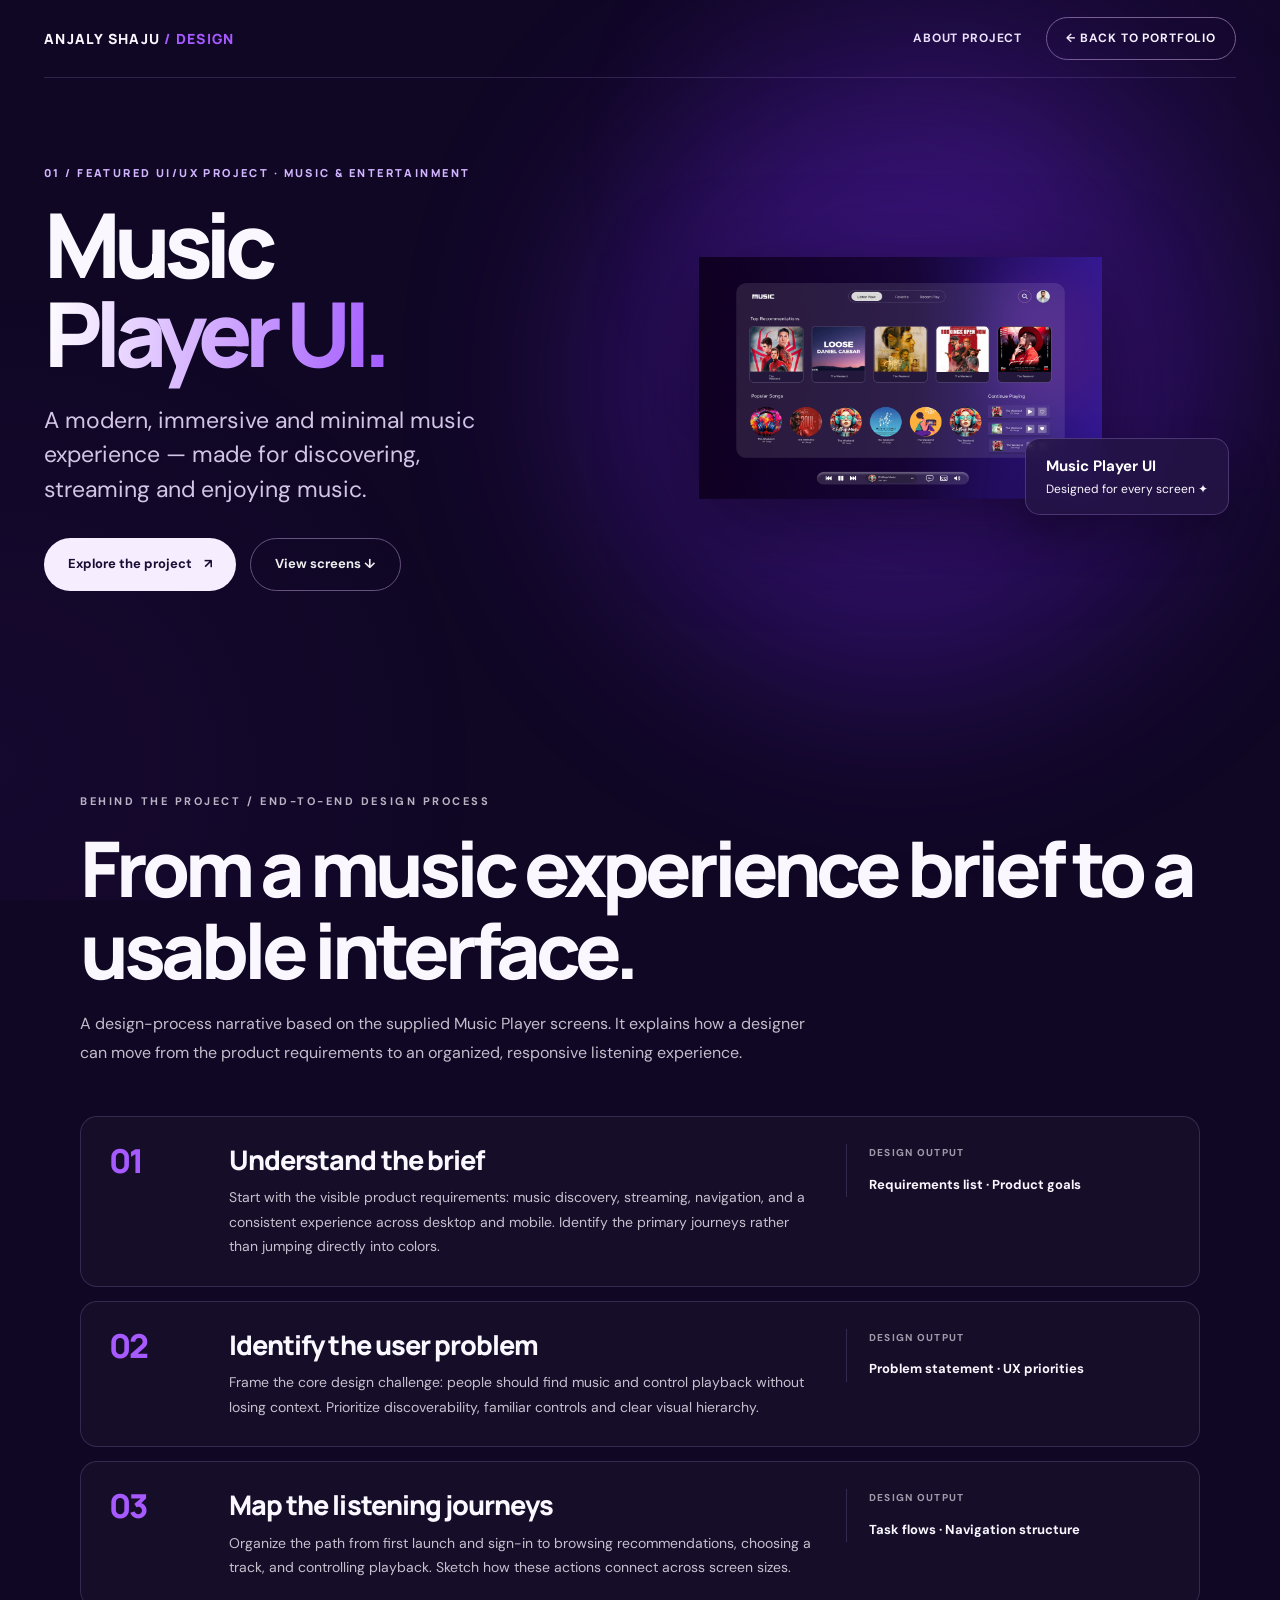
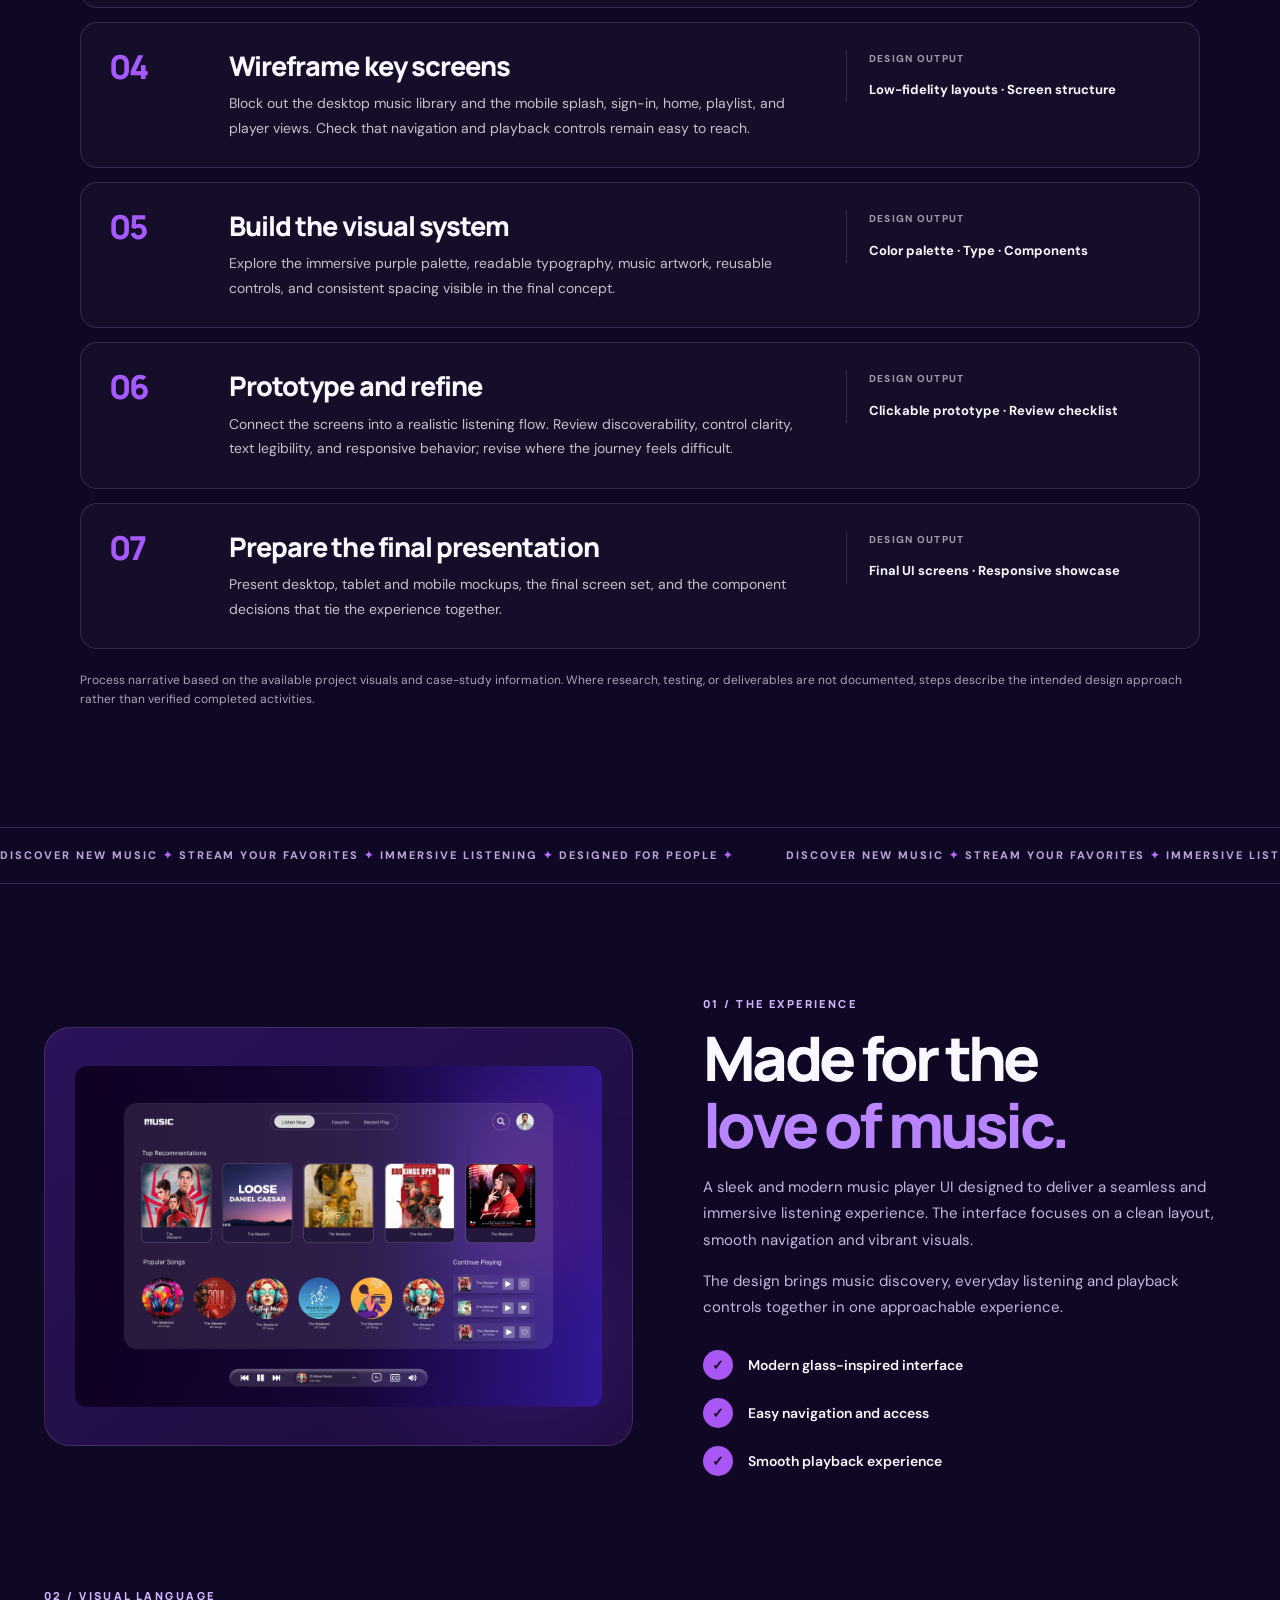
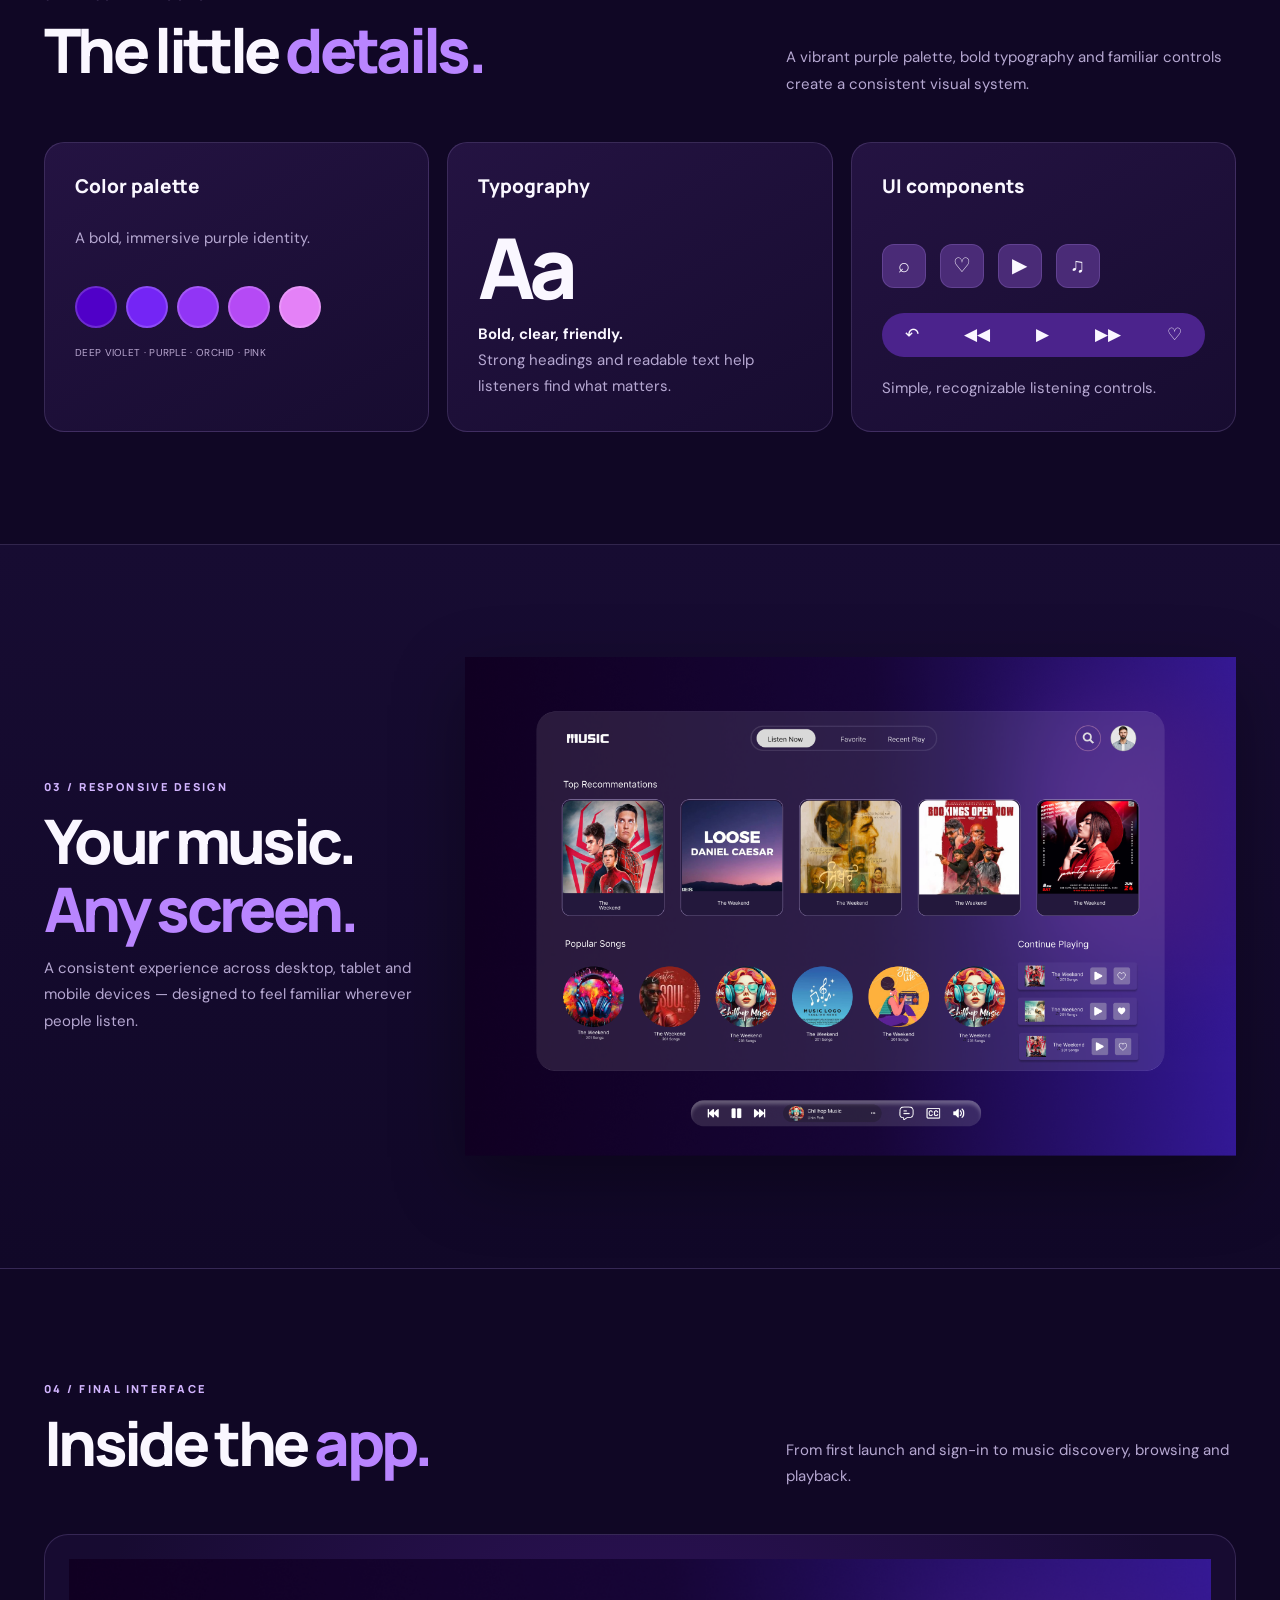
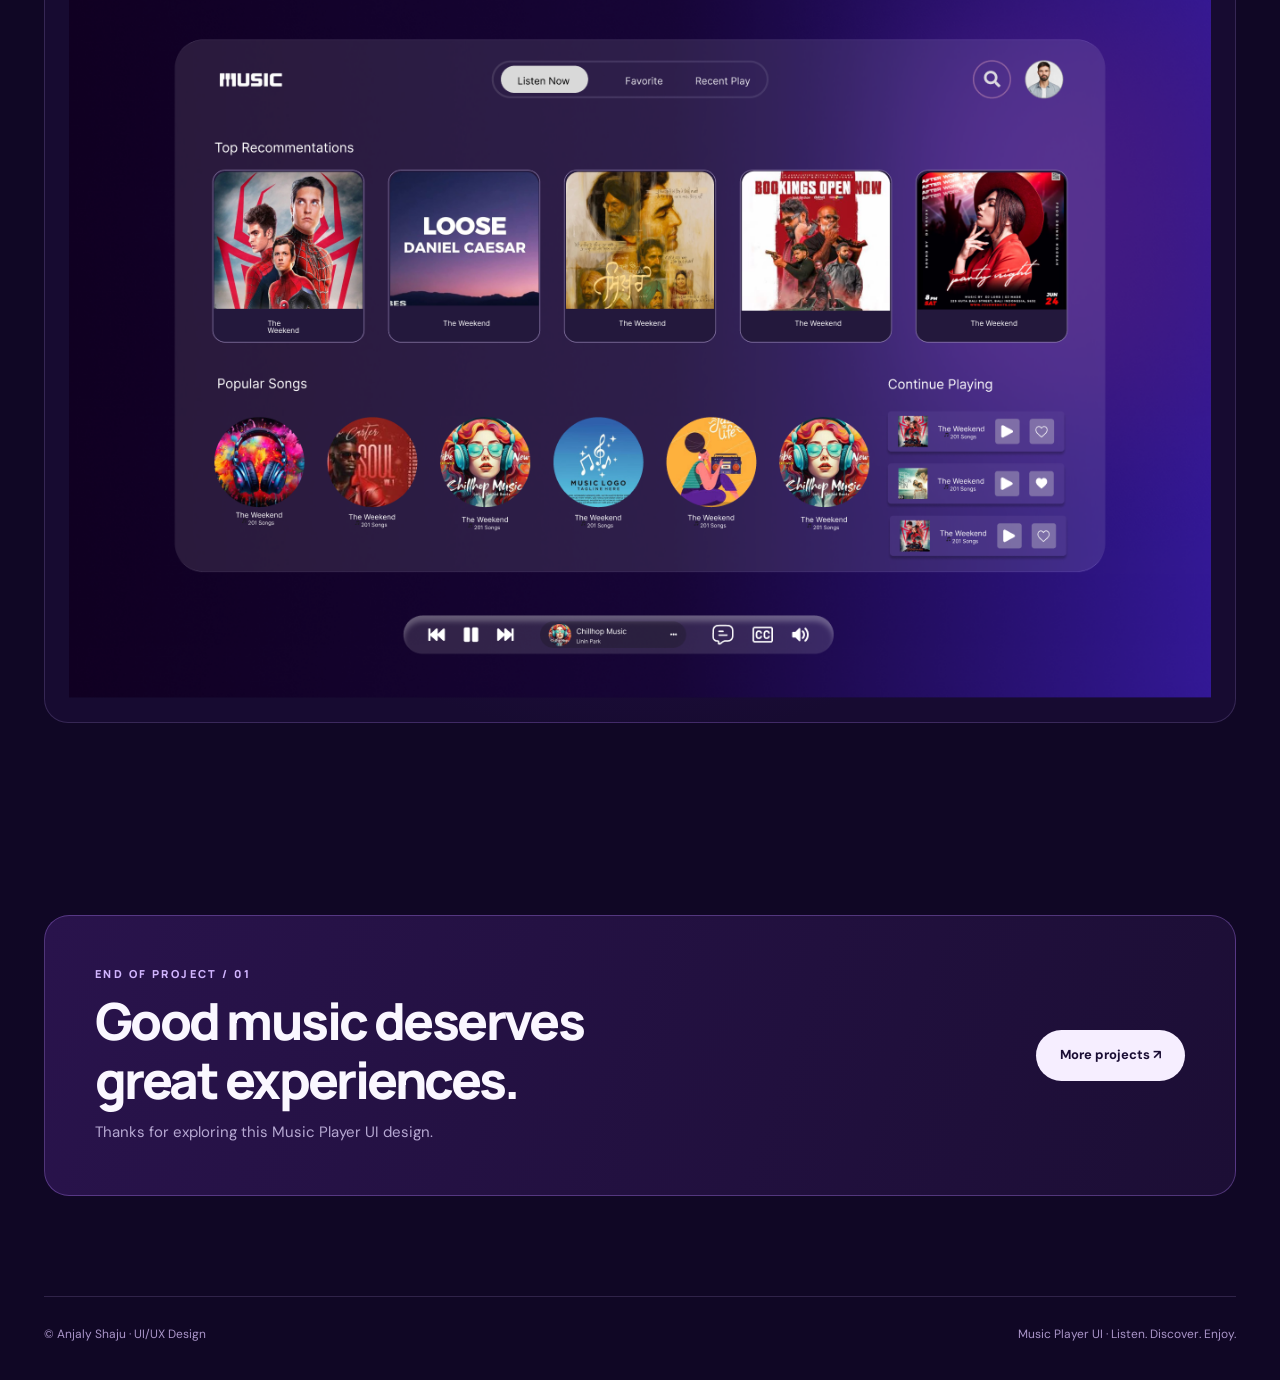
<file: project-01-dashboard.html>
<!DOCTYPE html>
<html lang="en">

<head>
    <meta charset="utf-8">
    <meta name="viewport" content="width=device-width,initial-scale=1">
    <meta name="theme-color" content="#11082c">
    <title>Music Player UI — UI/UX Case Study | Anjaly Shaju</title>
    <meta name="description"
        content="Music Player UI case study: a modern, immersive music discovery and streaming experience designed by Anjaly Shaju.">
    <link rel="preconnect" href="https://fonts.googleapis.com">
    <link rel="preconnect" href="https://fonts.gstatic.com" crossorigin>
    <link
        href="https://fonts.googleapis.com/css2?family=DM+Sans:wght@400;500;600;700&family=Manrope:wght@400;500;600;700;800&display=swap"
        rel="stylesheet">
    <style>
        :root {
            --bg: #100725;
            --surface: #1b1037;
            --surface2: #211044;
            --line: rgba(206, 177, 255, .17);
            --muted: #b6a8d2;
            --white: #faf7ff;
            --purple: #a65aff;
            --pink: #ed8dff
        }

        * {
            box-sizing: border-box
        }

        html {
            scroll-behavior: smooth
        }

        body {
            margin: 0;
            background: var(--bg);
            color: var(--white);
            font: 400 15px/1.75 'DM Sans', sans-serif;
            overflow-x: hidden
        }

        body:before {
            content: '';
            position: fixed;
            inset: 0;
            pointer-events: none;
            background: radial-gradient(circle at 78% 18%, rgba(106, 37, 210, .14), transparent 34%), radial-gradient(circle at 0% 85%, rgba(85, 28, 155, .09), transparent 32%);
            z-index: -1
        }

        a {
            text-decoration: none;
            color: inherit
        }

        button {
            font: inherit
        }

        .wrap {
            width: min(1200px, calc(100% - 88px));
            margin: auto
        }

        .nav {
            height: 78px;
            border-bottom: 1px solid var(--line);
            display: flex;
            align-items: center;
            justify-content: space-between;
            gap: 16px
        }

        .logo {
            font: 800 14px 'Manrope', sans-serif;
            letter-spacing: .09em
        }

        .logo span {
            color: var(--purple)
        }

        .navlinks {
            display: flex;
            align-items: center;
            gap: 24px
        }

        .navlinks a {
            font-size: 12px;
            font-weight: 700;
            letter-spacing: .07em
        }

        .navlinks .outline {
            border: 1px solid #79618f;
            border-radius: 99px;
            padding: 10px 19px;
            transition: .3s
        }

        .navlinks .outline:hover {
            background: #fff;
            color: #170b30
        }

        .eyebrow {
            font: 800 11px 'Manrope', sans-serif;
            letter-spacing: .22em;
            text-transform: uppercase;
            color: #d2b5ff
        }

        .hero {
            min-height: 610px;
            display: grid;
            grid-template-columns: .85fr 1.15fr;
            gap: 25px;
            align-items: center;
            padding: 78px 0 88px
        }

        .hero h1 {
            font: 800 clamp(64px, 7vw, 116px)/.99 'Manrope', sans-serif;
            letter-spacing: -.08em;
            margin: 20px 0 25px
        }

        .hero h1 em {
            font-style: normal;
            background: linear-gradient(95deg, #fff, #cda3ff 55%, #a35bff);
            color: transparent;
            background-clip: text
        }

        .lead {
            font-size: clamp(17px, 1.8vw, 23px);
            color: #d3c6e5;
            line-height: 1.5;
            max-width: 450px
        }

        .hero-actions {
            display: flex;
            gap: 14px;
            flex-wrap: wrap;
            margin-top: 32px
        }

        .btn {
            display: inline-flex;
            align-items: center;
            justify-content: center;
            gap: 12px;
            border-radius: 99px;
            padding: 14px 24px;
            font-weight: 700;
            font-size: 13px;
            transition: transform .25s, background .25s
        }

        .btn:hover {
            transform: translateY(-3px)
        }

        .btn-primary {
            background: #f6eeff;
            color: #1a0d34
        }

        .btn-ghost {
            border: 1px solid #65527f;
            color: #eee
        }

        .hero-art {
            position: relative;
            padding: 50px 0;
            display: grid;
            place-items: center;
            isolation: isolate
        }

        .hero-art:before {
            content: '';
            position: absolute;
            width: 90%;
            aspect-ratio: 1;
            border-radius: 50%;
            background: #6922e0;
            filter: blur(100px);
            opacity: .38;
            z-index: -1;
            animation: glow 7s ease-in-out infinite alternate
        }

        .hero-art img {
            display: block;
            /* width: 100%;
            max-width: 700px; */
            filter: drop-shadow(0 25px 45px #05000a88);
            animation: float 7s ease-in-out infinite
        }

        .hero-badge {
            position: absolute;
            right: 1%;
            bottom: 10%;
            border: 1px solid #9c7cce55;
            border-radius: 15px;
            background: #241445d9;
            backdrop-filter: blur(15px);
            padding: 14px 20px;
            font-size: 12px;
            box-shadow: 0 20px 40px #0004
        }

        .hero-badge strong {
            display: block;
            font-size: 15px;
            color: #fff
        }

        .ticker {
            border-block: 1px solid var(--line);
            padding: 18px 0;
            overflow: hidden;
            color: #b8a4d6;
            font-size: 11px;
            font-weight: 800;
            letter-spacing: .18em;
            text-transform: uppercase
        }

        .ticker-track {
            display: flex;
            width: max-content;
            gap: 52px;
            animation: marquee 25s linear infinite
        }

        .ticker b {
            color: #b56dff
        }

        .section {
            padding: 112px 0
        }

        .section-top {
            display: flex;
            justify-content: space-between;
            align-items: end;
            gap: 30px;
            margin-bottom: 45px
        }

        .section-title {
            font: 800 clamp(36px, 4.8vw, 68px)/1.1 'Manrope', sans-serif;
            letter-spacing: -.06em;
            margin: 13px 0
        }

        .section-title em {
            font-style: normal;
            color: #b985ff
        }

        .section-sub {
            color: var(--muted);
            max-width: 450px;
            margin: 0
        }

        .rule {
            height: 1px;
            background: var(--line)
        }

        .overview {
            display: grid;
            grid-template-columns: 1.05fr .95fr;
            gap: 70px;
            align-items: center
        }

        .preview {
            background: linear-gradient(145deg, #2b125a, #1c0d39);
            border: 1px solid var(--line);
            border-radius: 26px;
            padding: 38px 30px;
            position: relative;
            overflow: hidden
        }

        .preview:after {
            content: '';
            position: absolute;
            width: 200px;
            height: 200px;
            border-radius: 50%;
            background: #7e30e9;
            filter: blur(80px);
            opacity: .3;
            right: 0;
            bottom: 0;
            pointer-events: none
        }

        .preview img {
            width: 100%;
    height: 100%;
            display: block;
            border-radius: 12px;
            position: relative;
            z-index: 1;
            transition: transform .5s
        }

        .preview:hover img {
            transform: scale(1.04)
        }

        .overview p {
            color: #c5b7da;
            max-width: 540px
        }

        .feature-list {
            display: grid;
            gap: 18px;
            margin-top: 30px
        }

        .feature {
            display: flex;
            align-items: center;
            gap: 15px;
            font-weight: 600;
            font-size: 14px
        }

        .feature i {
            font-style: normal;
            width: 30px;
            height: 30px;
            border-radius: 50%;
            background: #a957f4;
            color: #180829;
            display: grid;
            place-items: center;
            flex: none
        }

        .design-grid {
            display: grid;
            grid-template-columns: 1fr 1fr 1fr;
            gap: 18px
        }

        .design-card {
            min-height: 270px;
            background: linear-gradient(150deg, #241342, #170c30);
            border: 1px solid var(--line);
            border-radius: 20px;
            padding: 30px;
            transition: transform .35s, border-color .35s
        }

        .design-card:hover {
            transform: translateY(-7px);
            border-color: #ad6aff
        }

        .design-card h3 {
            font: 800 19px 'Manrope', sans-serif;
            margin: 0 0 26px
        }

        .swatches {
            display: flex;
            gap: 9px;
            margin: 35px 0 16px
        }

        .swatch {
            width: 42px;
            height: 42px;
            border-radius: 50%;
            border: 2px solid #ffffff2b;
            transition: transform .3s
        }

        .swatch:hover {
            transform: translateY(-7px)
        }

        .color-labels {
            font-size: 10px;
            letter-spacing: .03em;
            color: #baa8d1
        }

        .type-sample {
            font: 800 84px/1 'Manrope', sans-serif;
            letter-spacing: -.08em;
            margin: 0 0 12px
        }

        .design-card small {
            color: #bdaed2
        }

        .mini-controls {
            display: flex;
            align-items: center;
            gap: 14px;
            margin: 45px 0 25px
        }

        .control {
            width: 44px;
            height: 44px;
            display: grid;
            place-items: center;
            background: #4a2b77;
            border: 1px solid #a67fdb44;
            border-radius: 12px;
            font-size: 20px
        }

        .player-bar {
            height: 44px;
            border-radius: 99px;
            background: #4b238c;
            display: flex;
            align-items: center;
            justify-content: space-around;
            font-size: 17px
        }

        .responsive {
            background: linear-gradient(180deg, #170c32, #110828);
            border-block: 1px solid var(--line)
        }

        .responsive-grid {
            display: grid;
            grid-template-columns: .65fr 1.35fr;
            gap: 50px;
            align-items: center
        }

        .responsive-grid img {
            width: 100%;
    height: 100%;
            display: block;
            filter: drop-shadow(0 25px 35px #0005)
        }

        .screens {
            display: grid;
            grid-template-columns: 1fr 1fr;
            gap: 30px
        }

        .screens .screen-panel {
            border: 1px solid var(--line);
            border-radius: 24px;
            background: radial-gradient(circle at 50% 30%, #30135d, #170b31 70%);
            min-height: 390px;
            display: flex;
            align-items: center;
            justify-content: center;
            overflow: hidden;
            padding: 24px
        }

        .screen-panel img {
            max-width: 100%;
            display: block;
            transition: transform .5s
        }

        .screen-panel:hover img {
            transform: scale(1.035)
        }

        .screens .wide {
            grid-column: 1/-1;
            min-height: 460px
        }

        .screens .wide img {
         width: 100%;
    height: 100%;
        }

        .screens .angled img {
            width: min(100%, 620px)
        }

        .screens .angled {
            grid-column: 1/-1;
            background: radial-gradient(circle at 55% 55%, #3d1c68, #160b2e 65%)
        }

        .next {
            padding: 80px 0 100px
        }

        .next-box {
            border: 1px solid #9e70db66;
            border-radius: 25px;
            background: linear-gradient(110deg, #29134c, #1c0e35);
            padding: 50px;
            display: flex;
            justify-content: space-between;
            align-items: center;
            gap: 25px
        }

        .next-box h2 {
            font: 800 clamp(29px, 4vw, 52px)/1.15 'Manrope', sans-serif;
            letter-spacing: -.05em;
            margin: 10px 0
        }

        .footer {
            border-top: 1px solid var(--line);
            padding: 27px 0 35px;
            display: flex;
            justify-content: space-between;
            gap: 15px;
            color: #aa95c9;
            font-size: 12px
        }

        .reveal {
            opacity: 0;
            transform: translateY(30px);
            transition: opacity .8s, transform .8s
        }

        .reveal.in {
            opacity: 1;
            transform: none
        }

        @keyframes float {
            50% {
                transform: translateY(-14px)
            }
        }

        @keyframes glow {
            to {
                transform: scale(1.15);
                opacity: .56
            }
        }

        @keyframes marquee {
            to {
                transform: translateX(-50%)
            }
        }

        @media(max-width:900px) {
            .wrap {
                width: min(100% - 44px, 1200px)
            }

            .hero {
                grid-template-columns: 1fr;
                padding: 70px 0
            }

            .hero-art {
                padding: 10px 0
            }

            .hero-art img {
                max-width: 580px
            }

            .overview,
            .responsive-grid {
                grid-template-columns: 1fr;
                gap: 35px
            }

            .design-grid {
                grid-template-columns: 1fr 1fr
            }

            .section {
                padding: 80px 0
            }
        }

        @media(max-width:620px) {
            .wrap {
                width: calc(100% - 34px)
            }

            .nav {
                height: 68px
            }

            .navlinks a:first-child {
                display: none
            }

            .hero {
                padding: 55px 0 60px;
                min-height: 0
            }

            .hero h1 {
                font-size: clamp(56px, 15vw, 82px)
            }

            .hero-badge {
                right: 0;
                bottom: 0
            }

            .section {
                padding: 65px 0
            }

            .section-top {
                display: block
            }

            .design-grid,
            .screens {
                grid-template-columns: 1fr
            }

            .screens .wide,
            .screens .angled {
                grid-column: auto
            }

            .screens .screen-panel,
            .screens .wide {
                min-height: 0;
                padding: 20px
            }

            .next-box {
                display: block;
                padding: 30px
            }

            .next-box .btn {
                margin-top: 18px
            }

            .footer {
                flex-direction: column
            }

            .preview {
                padding: 20px
            }

            .ticker-track {
                gap: 25px
            }
        }

        @media(prefers-reduced-motion:reduce) {

            *,
            *:before,
            *:after {
                animation: none !important;
                scroll-behavior: auto !important;
                transition: none !important
            }

            .reveal {
                opacity: 1;
                transform: none
            }
        }
    </style>
    <style id="process-story-styles">
        .process-story {
            padding: 105px 0;
            position: relative
        }

        .process-story .ps-wrap {
            width: min(1120px, calc(100% - 48px));
            margin: auto
        }

        .process-story .ps-kicker {
            font: 700 11px/1.5 'DM Sans', sans-serif;
            letter-spacing: .23em;
            text-transform: uppercase;
            opacity: .72
        }

        .process-story .ps-heading {
            font: 800 clamp(38px, 6vw, 78px)/1.07 Manrope, sans-serif;
            letter-spacing: -.065em;
            margin: 17px 0 18px
        }

        .process-story .ps-intro {
            max-width: 750px;
            font-size: 16px;
            line-height: 1.85;
            opacity: .76;
            margin: 0 0 48px
        }

        .process-story .ps-track {
            position: relative;
            display: grid;
            gap: 14px
        }

        .process-story .ps-step {
            display: grid;
            grid-template-columns: 95px minmax(0, 1fr) minmax(180px, .55fr);
            gap: 25px;
            align-items: start;
            padding: 27px 28px;
            border: 1px solid var(--line, #ffffff33);
            border-radius: 17px;
            background: rgba(127, 127, 127, .055);
            transition: transform .3s, background .3s, border-color .3s
        }

        .process-story .ps-step:hover {
            transform: translateX(7px);
            background: rgba(127, 127, 127, .105)
        }

        .process-story .ps-no {
            font: 800 33px/1 Manrope, sans-serif;
            letter-spacing: -.06em;
            color: var(--blue, var(--purple, var(--pink, #bba890)))
        }

        .process-story .ps-step h3 {
            font: 800 clamp(19px, 2.2vw, 27px)/1.2 Manrope, sans-serif;
            letter-spacing: -.035em;
            margin: 0 0 9px
        }

        .process-story .ps-step p {
            font-size: 14px;
            line-height: 1.75;
            opacity: .77;
            margin: 0
        }

        .process-story .ps-output {
            border-left: 1px solid var(--line, #ffffff33);
            padding-left: 22px
        }

        .process-story .ps-output small {
            display: block;
            opacity: .6;
            font-size: 10px;
            font-weight: 800;
            letter-spacing: .13em;
            margin-bottom: 9px
        }

        .process-story .ps-output strong {
            font-size: 13px;
            line-height: 1.6;
            font-weight: 700
        }

        .process-story .ps-note {
            margin-top: 22px;
            opacity: .66;
            font-size: 12px;
            line-height: 1.6
        }

        .process-story .ps-step {
            opacity: 0;
            transform: translateY(22px)
        }

        .process-story .ps-step.ps-in {
            opacity: 1;
            transform: none;
            transition: opacity .65s, transform .65s, background .3s
        }

        .process-story .ps-step.ps-in:hover {
            transform: translateX(7px)
        }

        @media(max-width:720px) {
            .process-story {
                padding: 70px 0
            }

            .process-story .ps-step {
                grid-template-columns: 55px 1fr;
                gap: 15px;
                padding: 22px 18px
            }

            .process-story .ps-output {
                grid-column: 2;
                padding: 14px 0 0;
                border-left: 0;
                border-top: 1px solid var(--line, #ffffff33)
            }

            .process-story .ps-no {
                font-size: 26px
            }
        }

        @media(prefers-reduced-motion:reduce) {
            .process-story .ps-step {
                opacity: 1;
                transform: none;
                transition: none
            }
        }
    </style>
</head>

<body>
    <div class="wrap">
        <header class="nav"><a class="logo" href="index.html#portfolio">ANJALY SHAJU <span>/ DESIGN</span></a>
            <nav class="navlinks"><a href="#overview">ABOUT PROJECT</a><a class="outline" href="index.html#portfolio">←
                    BACK TO PORTFOLIO</a></nav>
        </header>
    </div>
    <main>
        <div class="wrap">
            <section class="hero">
                <div class="hero-copy">
                    <div class="eyebrow">01 / Featured UI/UX Project · Music & Entertainment</div>
                    <h1>Music<br><em>Player UI.</em></h1>
                    <p class="lead">A modern, immersive and minimal music experience — made for discovering, streaming
                        and enjoying music.</p>
                    <div class="hero-actions"><a href="#overview" class="btn btn-primary">Explore the project <span
                                aria-hidden="true">↗</span></a><a href="#screens" class="btn btn-ghost">View screens
                            ↓</a></div>
                </div>
                <div class="hero-art"><img src="MacBook Pro 16_ - 11.png" width="403" height="242"
                        alt="Music Player desktop interface displayed on a laptop">
                    <div class="hero-badge"><strong>Music Player UI</strong>Designed for every screen ✦</div>
                </div>
            </section>
        </div>
        <section class="process-story" id="design-process" aria-labelledby="ps-title">
            <div class="ps-wrap">
                <div class="ps-kicker">Behind the project / End-to-end design process</div>
                <h2 class="ps-heading" id="ps-title">From a music experience brief to a usable interface.</h2>
                <p class="ps-intro">A design-process narrative based on the supplied Music Player screens. It explains
                    how a designer can move from the product requirements to an organized, responsive listening
                    experience.</p>
                <div class="ps-track">
                    <article class="ps-step"><span class="ps-no">01</span>
                        <div>
                            <h3>Understand the brief</h3>
                            <p>Start with the visible product requirements: music discovery, streaming, navigation, and
                                a consistent experience across desktop and mobile. Identify the primary journeys rather
                                than jumping directly into colors.</p>
                        </div>
                        <div class="ps-output"><small>DESIGN OUTPUT</small><strong>Requirements list · Product
                                goals</strong></div>
                    </article>
                    <article class="ps-step"><span class="ps-no">02</span>
                        <div>
                            <h3>Identify the user problem</h3>
                            <p>Frame the core design challenge: people should find music and control playback without
                                losing context. Prioritize discoverability, familiar controls and clear visual
                                hierarchy.</p>
                        </div>
                        <div class="ps-output"><small>DESIGN OUTPUT</small><strong>Problem statement · UX
                                priorities</strong></div>
                    </article>
                    <article class="ps-step"><span class="ps-no">03</span>
                        <div>
                            <h3>Map the listening journeys</h3>
                            <p>Organize the path from first launch and sign-in to browsing recommendations, choosing a
                                track, and controlling playback. Sketch how these actions connect across screen sizes.
                            </p>
                        </div>
                        <div class="ps-output"><small>DESIGN OUTPUT</small><strong>Task flows · Navigation
                                structure</strong></div>
                    </article>
                    <article class="ps-step"><span class="ps-no">04</span>
                        <div>
                            <h3>Wireframe key screens</h3>
                            <p>Block out the desktop music library and the mobile splash, sign-in, home, playlist, and
                                player views. Check that navigation and playback controls remain easy to reach.</p>
                        </div>
                        <div class="ps-output"><small>DESIGN OUTPUT</small><strong>Low-fidelity layouts · Screen
                                structure</strong></div>
                    </article>
                    <article class="ps-step"><span class="ps-no">05</span>
                        <div>
                            <h3>Build the visual system</h3>
                            <p>Explore the immersive purple palette, readable typography, music artwork, reusable
                                controls, and consistent spacing visible in the final concept.</p>
                        </div>
                        <div class="ps-output"><small>DESIGN OUTPUT</small><strong>Color palette · Type ·
                                Components</strong></div>
                    </article>
                    <article class="ps-step"><span class="ps-no">06</span>
                        <div>
                            <h3>Prototype and refine</h3>
                            <p>Connect the screens into a realistic listening flow. Review discoverability, control
                                clarity, text legibility, and responsive behavior; revise where the journey feels
                                difficult.</p>
                        </div>
                        <div class="ps-output"><small>DESIGN OUTPUT</small><strong>Clickable prototype · Review
                                checklist</strong></div>
                    </article>
                    <article class="ps-step"><span class="ps-no">07</span>
                        <div>
                            <h3>Prepare the final presentation</h3>
                            <p>Present desktop, tablet and mobile mockups, the final screen set, and the component
                                decisions that tie the experience together.</p>
                        </div>
                        <div class="ps-output"><small>DESIGN OUTPUT</small><strong>Final UI screens · Responsive
                                showcase</strong></div>
                    </article>
                </div>
                <p class="ps-note">Process narrative based on the available project visuals and case-study information.
                    Where research, testing, or deliverables are not documented, steps describe the intended design
                    approach rather than verified completed activities.</p>
            </div>
        </section>
        <script>document.addEventListener('DOMContentLoaded', () => { const nodes = document.querySelectorAll('.ps-step'); if (!('IntersectionObserver' in window)) { nodes.forEach(n => n.classList.add('ps-in')); return } const o = new IntersectionObserver(es => es.forEach(e => { if (e.isIntersecting) { e.target.classList.add('ps-in'); o.unobserve(e.target) } }), { threshold: .08 }); nodes.forEach(n => o.observe(n)) });</script>
        <div class="ticker">
            <div class="ticker-track" aria-hidden="true"><span>DISCOVER NEW MUSIC <b>✦</b> STREAM YOUR FAVORITES
                    <b>✦</b> IMMERSIVE LISTENING <b>✦</b> DESIGNED FOR PEOPLE <b>✦</b></span><span>DISCOVER NEW MUSIC
                    <b>✦</b> STREAM YOUR FAVORITES <b>✦</b> IMMERSIVE LISTENING <b>✦</b> DESIGNED FOR PEOPLE
                    <b>✦</b></span></div>
        </div>
        <section id="overview" class="section">
            <div class="wrap overview">
                <div class="preview reveal"><img loading="lazy" src="MacBook Pro 16_ - 11.png" width="292" height="195"
                        alt="Purple desktop music library and discovery interface"></div>
                <div class="reveal">
                    <div class="eyebrow">01 / The experience</div>
                    <h2 class="section-title">Made for the<br><em>love of music.</em></h2>
                    <p>A sleek and modern music player UI designed to deliver a seamless and immersive listening
                        experience. The interface focuses on a clean layout, smooth navigation and vibrant visuals.</p>
                    <p>The design brings music discovery, everyday listening and playback controls together in one
                        approachable experience.</p>
                    <div class="feature-list">
                        <div class="feature"><i>✓</i> Modern glass-inspired interface</div>
                        <div class="feature"><i>✓</i> Easy navigation and access</div>
                        <div class="feature"><i>✓</i> Smooth playback experience</div>
                    </div>
                </div>
            </div>
        </section>
        <section class="section" style="padding-top:0">
            <div class="wrap">
                <div class="section-top reveal">
                    <div>
                        <div class="eyebrow">02 / Visual language</div>
                        <h2 class="section-title">The little <em>details.</em></h2>
                    </div>
                    <p class="section-sub">A vibrant purple palette, bold typography and familiar controls create a
                        consistent visual system.</p>
                </div>
                <div class="design-grid">
                    <div class="design-card reveal">
                        <h3>Color palette</h3>
                        <p class="section-sub">A bold, immersive purple identity.</p>
                        <div class="swatches"><span class="swatch" style="background:#5000c8"
                                title="Deep violet"></span><span class="swatch" style="background:#7425f5"
                                title="Violet"></span><span class="swatch" style="background:#9135f5"
                                title="Purple"></span><span class="swatch" style="background:#b54af5"
                                title="Orchid"></span><span class="swatch" style="background:#e481f7"
                                title="Pink"></span></div>
                        <div class="color-labels">DEEP VIOLET · PURPLE · ORCHID · PINK</div>
                    </div>
                    <div class="design-card reveal">
                        <h3>Typography</h3>
                        <div class="type-sample">Aa</div><strong>Bold, clear, friendly.</strong>
                        <p class="section-sub">Strong headings and readable text help listeners find what matters.</p>
                    </div>
                    <div class="design-card reveal">
                        <h3>UI components</h3>
                        <div class="mini-controls"><span class="control">⌕</span><span class="control">♡</span><span
                                class="control">▶</span><span class="control">♫</span></div>
                        <div class="player-bar"><span>↶</span><span>◀◀</span><span>▶</span><span>▶▶</span><span>♡</span>
                        </div>
                        <p class="section-sub" style="margin-top:18px">Simple, recognizable listening controls.</p>
                    </div>
                </div>
            </div>
        </section>
        <section class="section responsive">
            <div class="wrap responsive-grid">
                <div class="reveal">
                    <div class="eyebrow">03 / Responsive design</div>
                    <h2 class="section-title">Your music.<br><em>Any screen.</em></h2>
                    <p class="section-sub">A consistent experience across desktop, tablet and mobile devices — designed
                        to feel familiar wherever people listen.</p>
                </div>
                <div class="reveal"><img loading="lazy" src="MacBook Pro 16_ - 11.png" width="422" height="140"
                        alt="Music Player responsive laptop, tablet and phone mockups"></div>
            </div>
        </section>
        <section id="screens" class="section">
            <div class="wrap">
                <div class="section-top reveal">
                    <div>
                        <div class="eyebrow">04 / Final interface</div>
                        <h2 class="section-title">Inside the <em>app.</em></h2>
                    </div>
                    <p class="section-sub">From first launch and sign-in to music discovery, browsing and playback.</p>
                </div>
                <div class="screens">
                    <div class="screen-panel wide reveal"><img loading="lazy" src="MacBook Pro 16_ - 11.png" width="626"
                            height="420"
                            alt="Three mobile app screens showing splash, sign in and home music discovery"></div>
                    <!-- <div class="screen-panel angled reveal"><img loading="lazy" src="MacBook Pro 16_ - 11.png" width="624"
                            height="450"
                            alt="Angled mobile music app mockups with playlists, now playing, settings and browsing screens">
                    </div> -->
                </div>
            </div>
        </section>
        <section class="next">
            <div class="wrap">
                <div class="next-box reveal">
                    <div>
                        <div class="eyebrow">End of project / 01</div>
                        <h2>Good music deserves<br>great experiences.</h2>
                        <p class="section-sub">Thanks for exploring this Music Player UI design.</p>
                    </div><a href="index.html#portfolio" class="btn btn-primary">More projects ↗</a>
                </div>
            </div>
        </section>
    </main>
    <div class="wrap">
        <footer class="footer"><span>© Anjaly Shaju · UI/UX Design</span><span>Music Player UI · Listen. Discover.
                Enjoy.</span></footer>
    </div>
    <script>const observer = new IntersectionObserver(entries => entries.forEach(e => { if (e.isIntersecting) { e.target.classList.add('in'); observer.unobserve(e.target) } }), { threshold: .08 }); document.querySelectorAll('.reveal').forEach(el => observer.observe(el));</script>
</body>

</html>
</file>
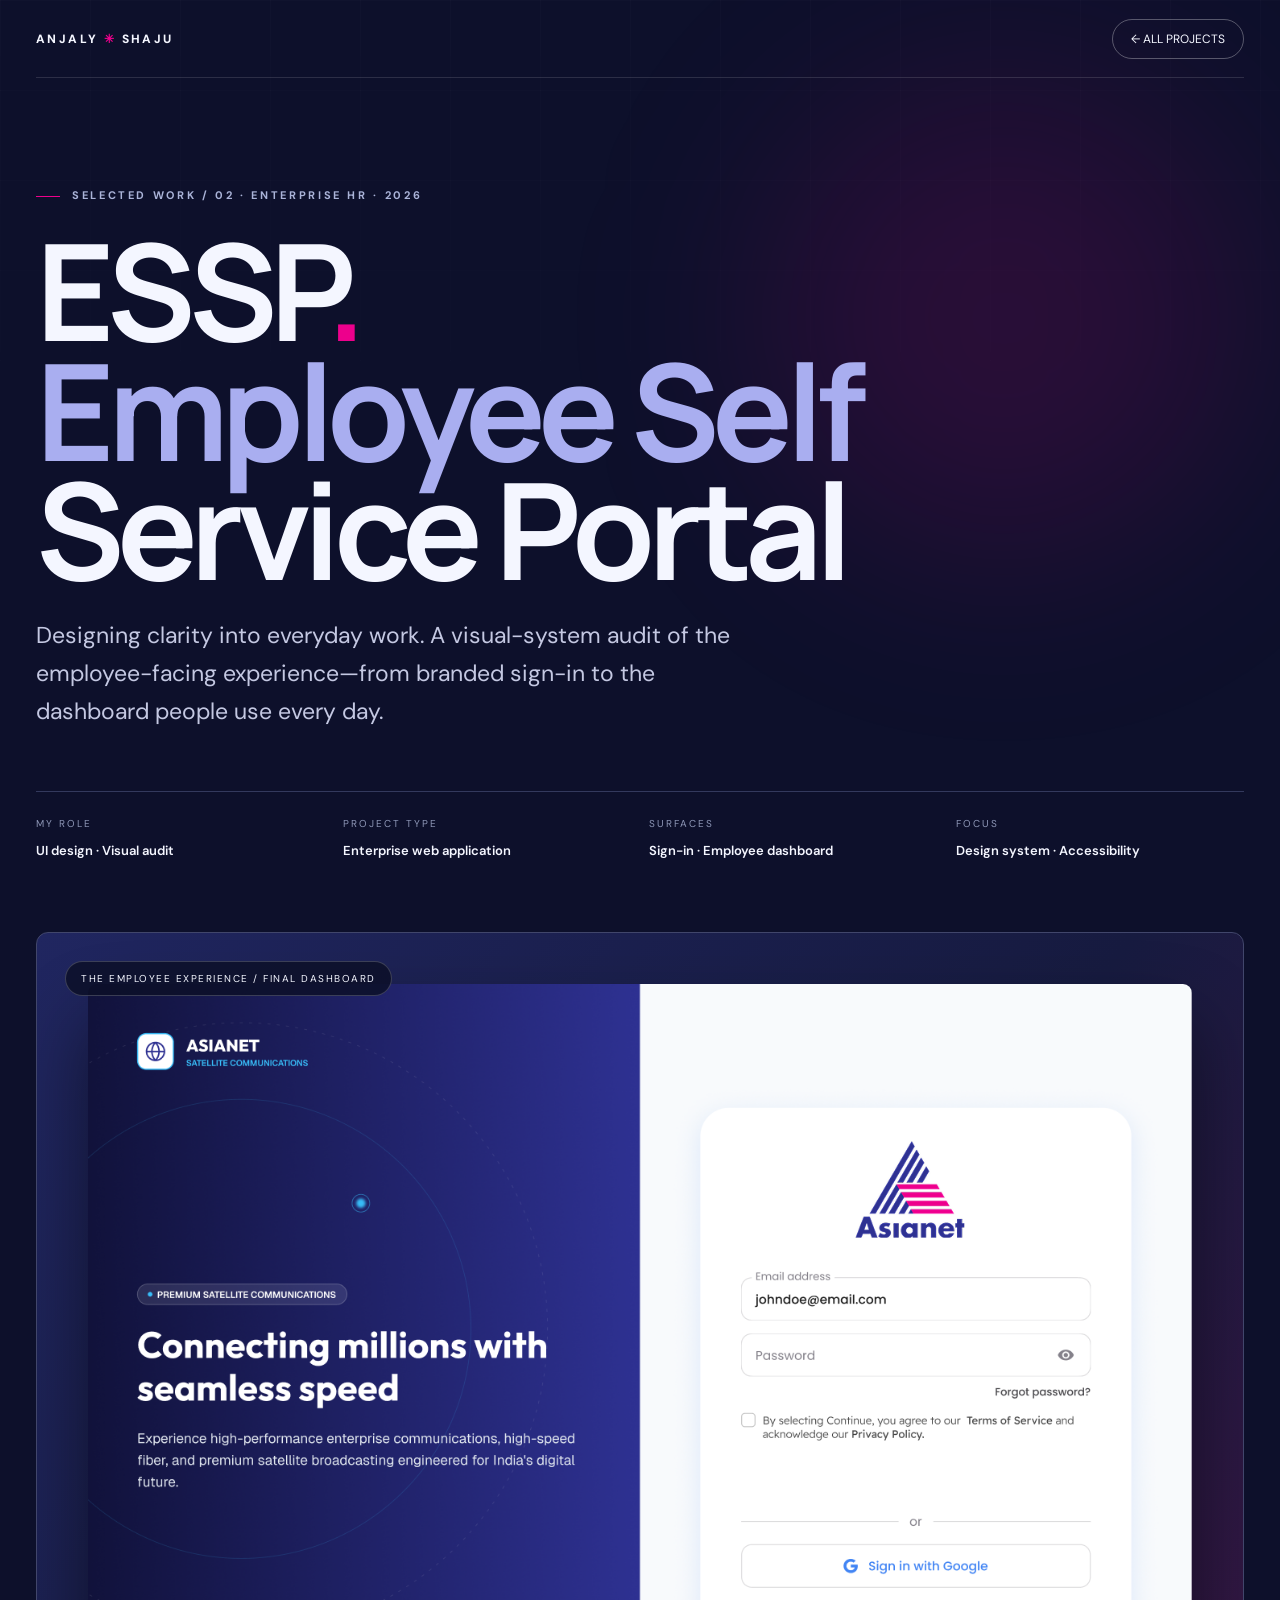
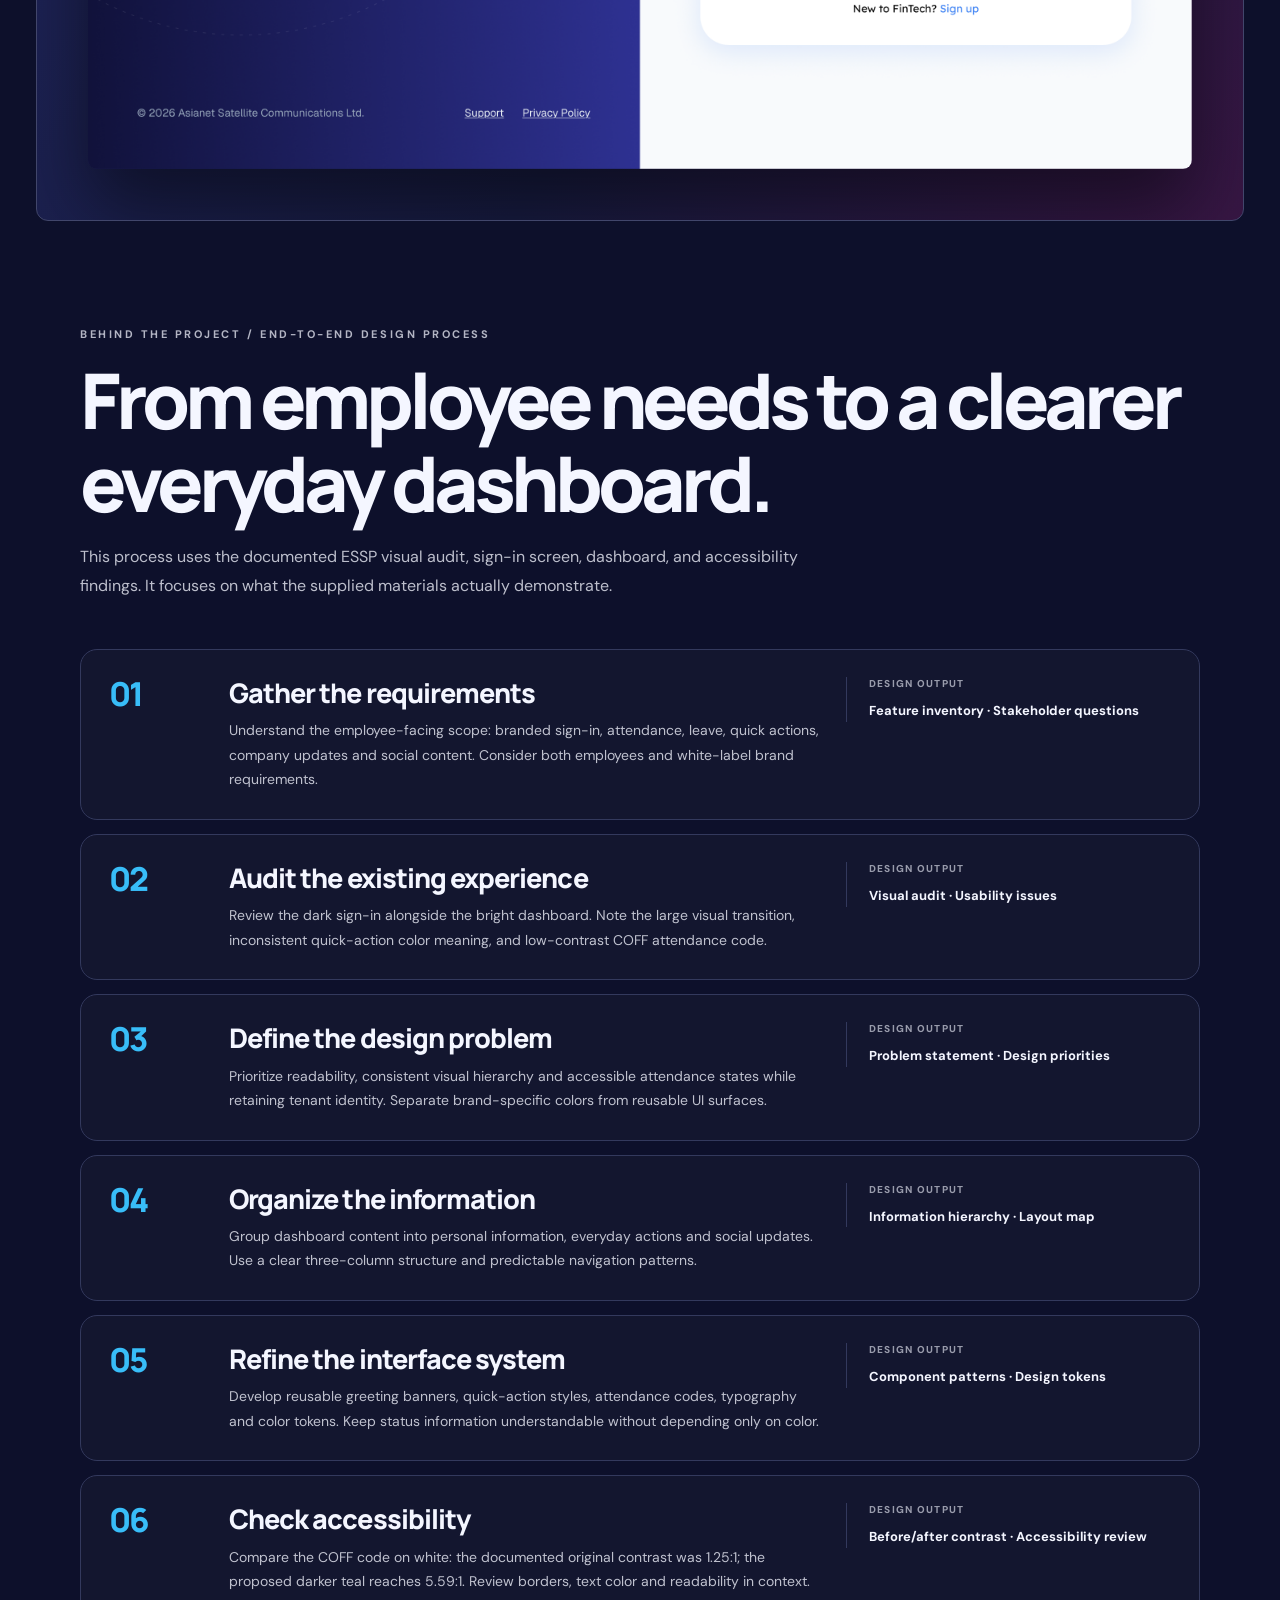
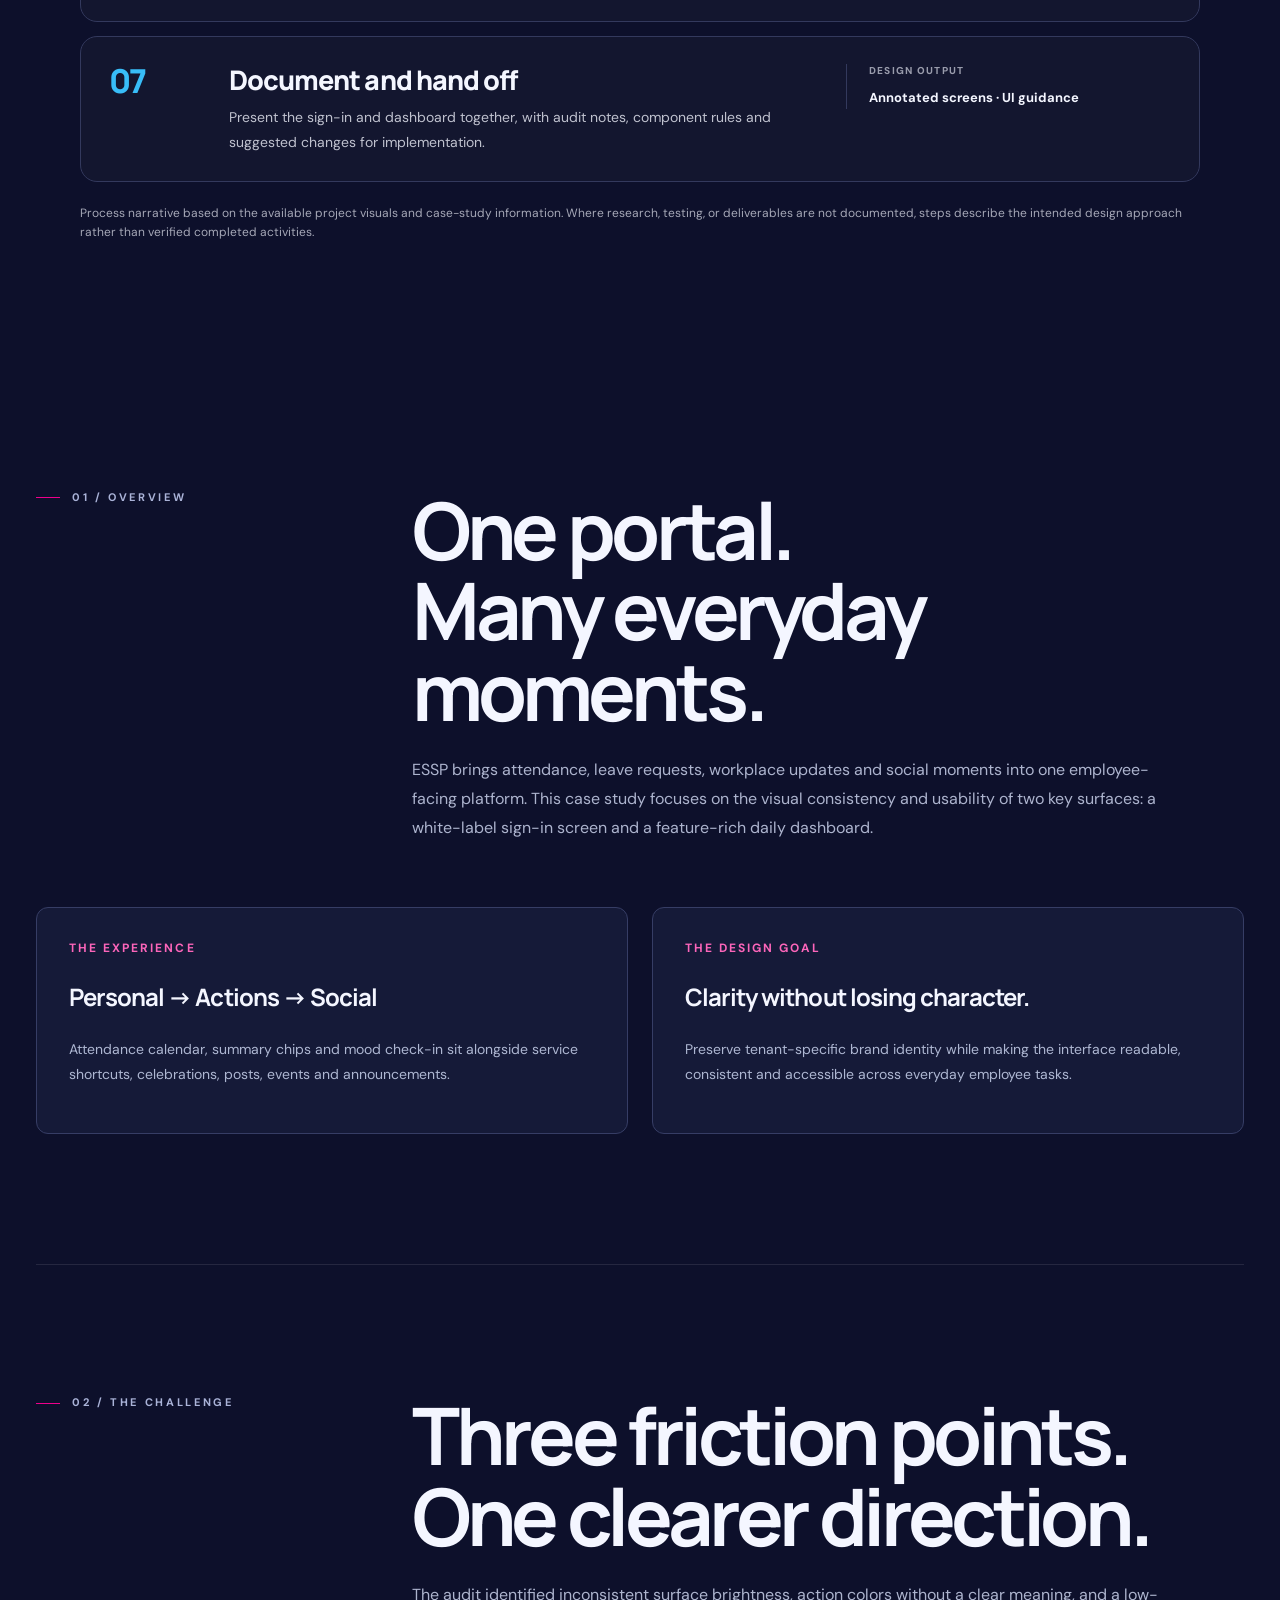
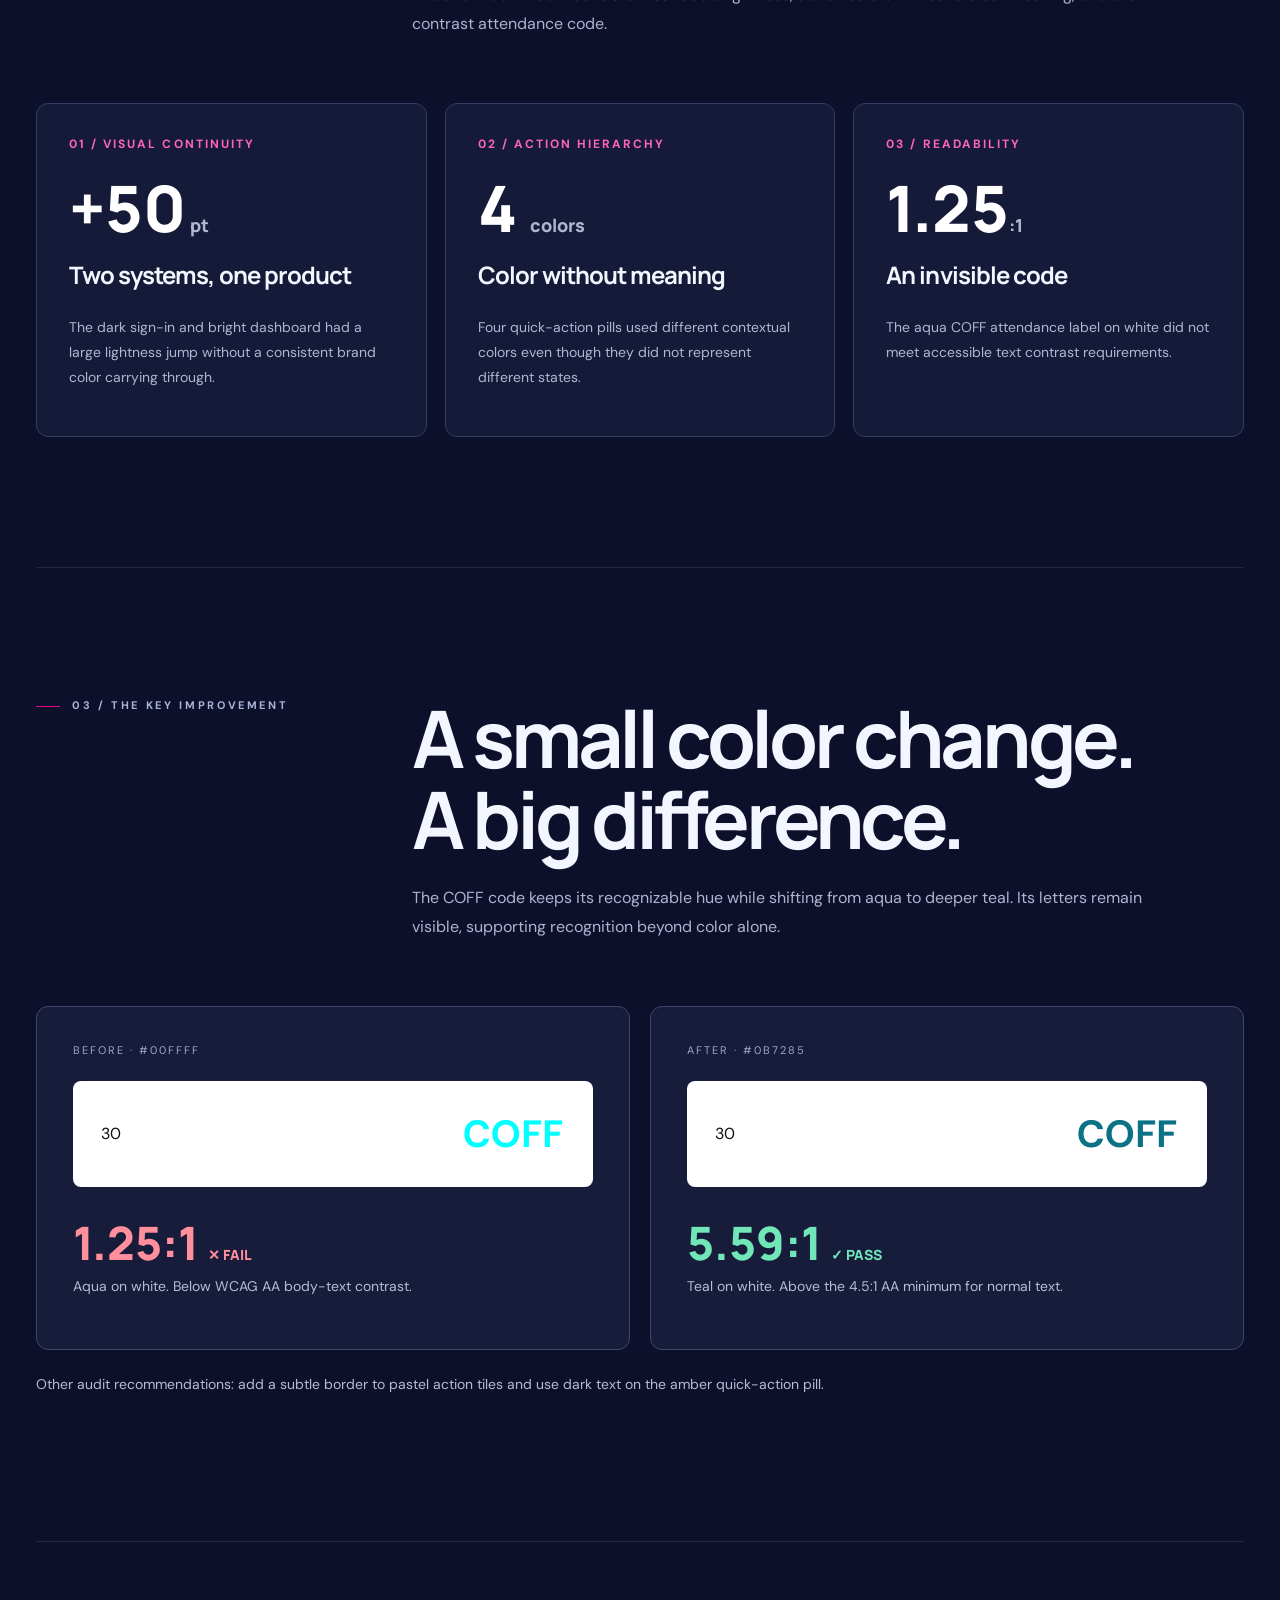
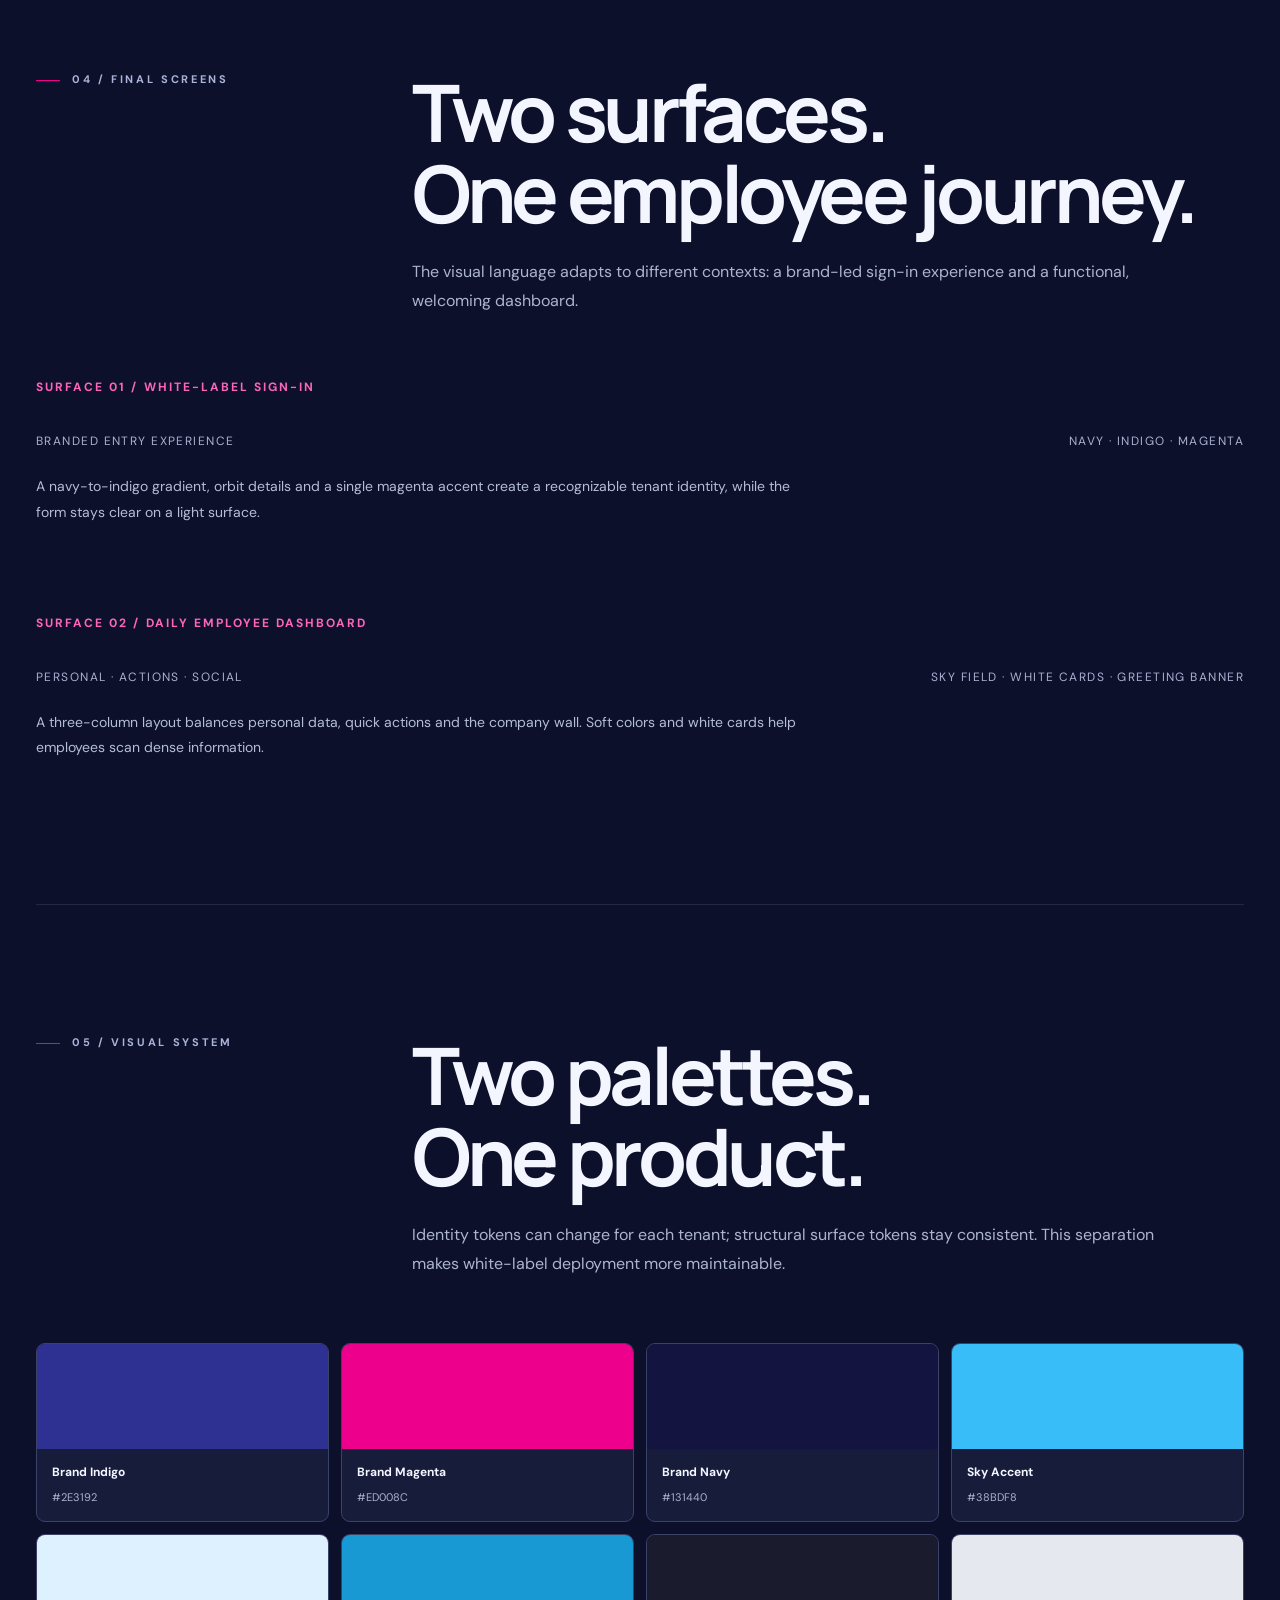
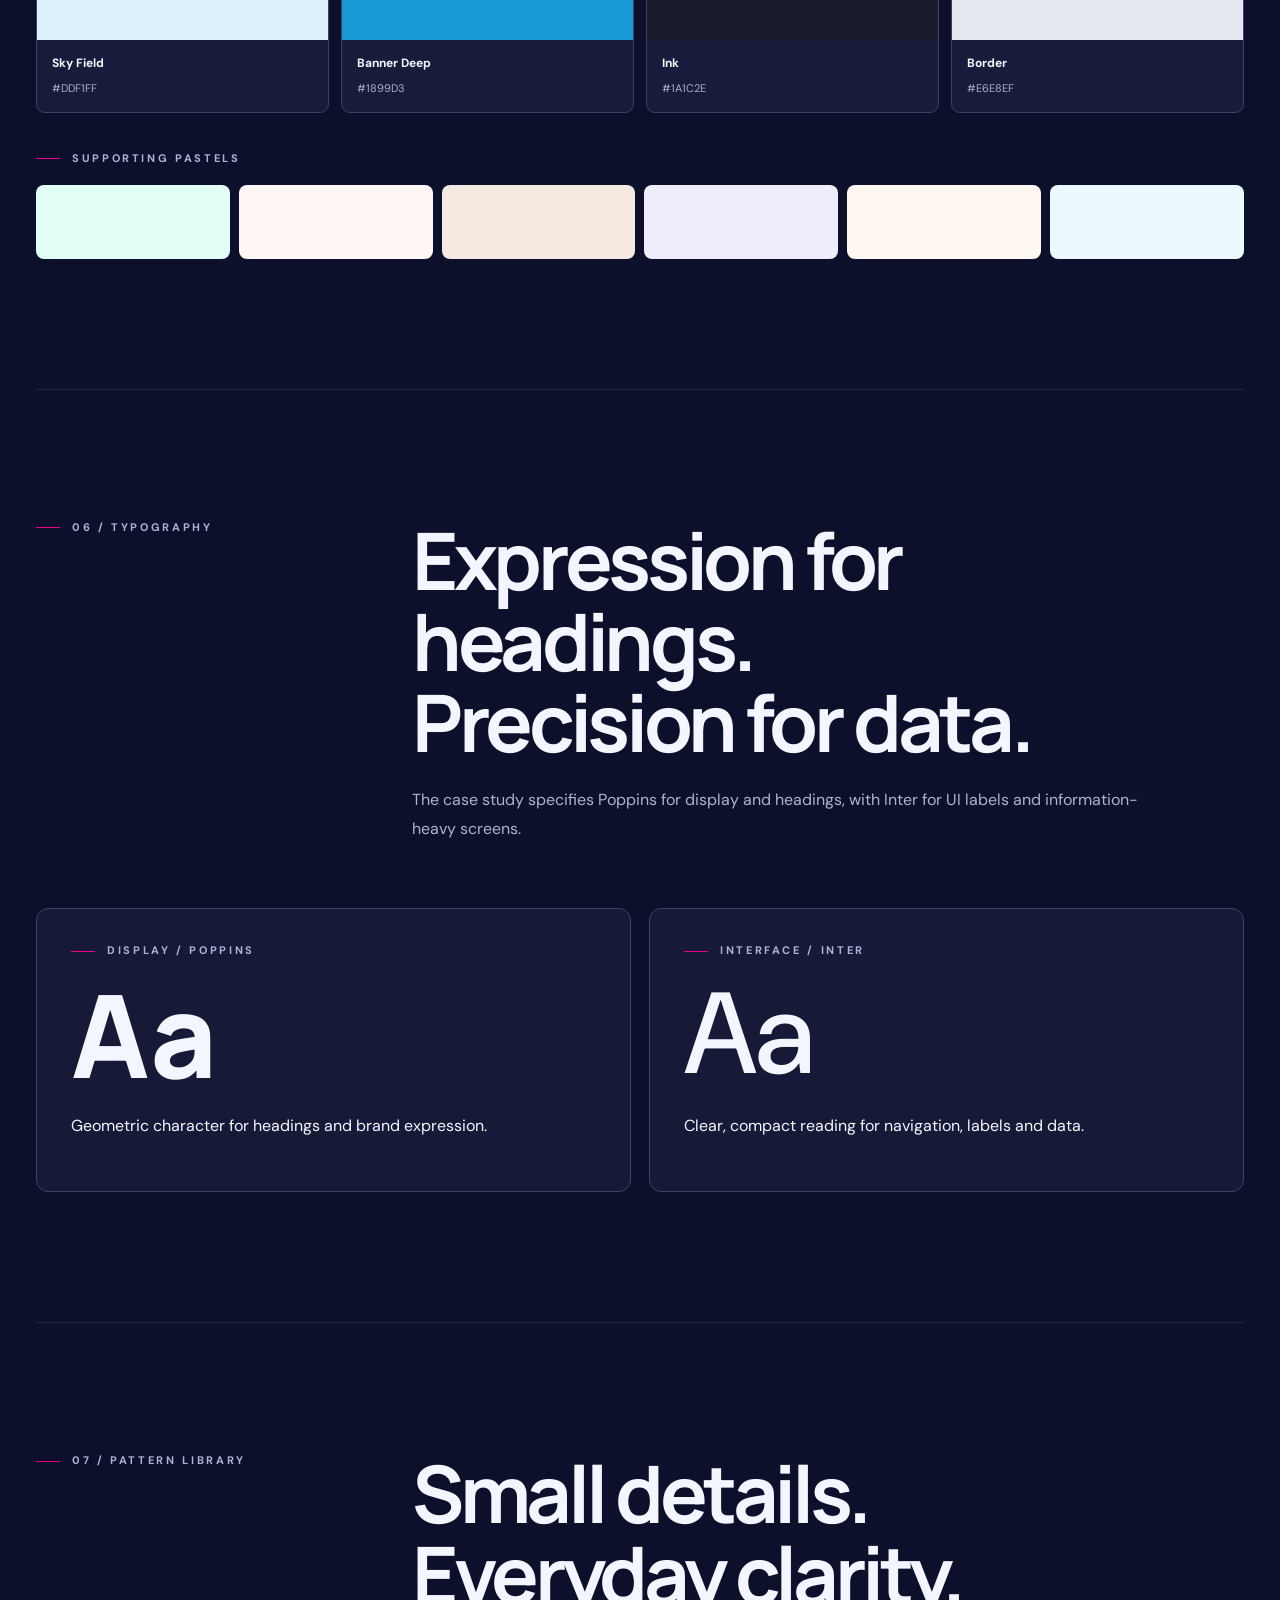
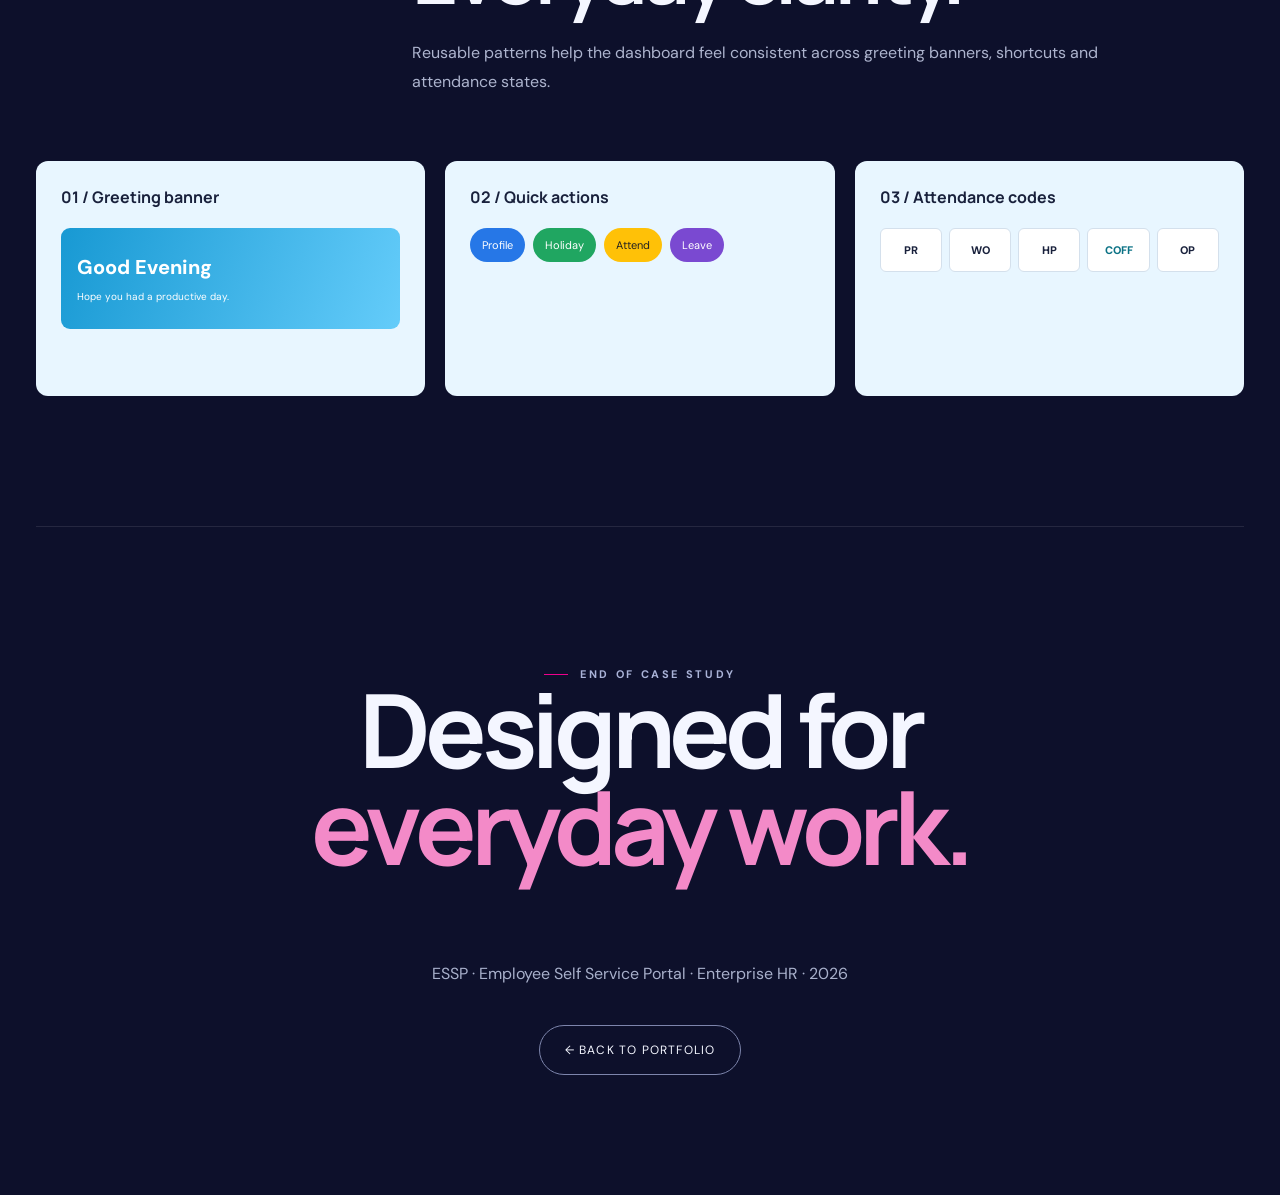
<file: project-02-corporate.html>
<!DOCTYPE html>
<html lang="en">

<head>
    <meta charset="UTF-8">
    <meta name="viewport" content="width=device-width,initial-scale=1">
    <meta name="theme-color" content="#0d102b">
    <title>ESSP — Employee Self Service Portal | Case Study</title>
    <link rel="preconnect" href="https://fonts.googleapis.com">
    <link rel="preconnect" href="https://fonts.gstatic.com" crossorigin>
    <link
        href="https://fonts.googleapis.com/css2?family=DM+Sans:wght@400;500;600;700&family=Manrope:wght@400;500;600;700;800&display=swap"
        rel="stylesheet">
    <style>
        :root {
            --bg: #0d102b;
            --surface: #151936;
            --line: #33395d;
            --ink: #f4f6ff;
            --muted: #adb4ce;
            --pink: #ed008c;
            --blue: #38bdf8;
            --teal: #0b7285
        }

        * {
            box-sizing: border-box
        }

        html {
            scroll-behavior: smooth
        }

        body {
            margin: 0;
            background: var(--bg);
            color: var(--ink);
            font-family: 'DM Sans', sans-serif;
            overflow-x: hidden
        }

        body:before {
            content: '';
            position: fixed;
            inset: 0;
            pointer-events: none;
            opacity: .25;
            background-image: linear-gradient(#fff1 1px, transparent 1px), linear-gradient(90deg, #fff1 1px, transparent 1px);
            background-size: 90px 90px;
            mask-image: linear-gradient(to bottom, black, transparent 70%)
        }

        a {
            color: inherit;
            text-decoration: none
        }

        button {
            font: inherit
        }

        h1,
        h2,
        h3,
        p {
            margin-top: 0
        }

        h1,
        h2,
        h3 {
            font-family: Manrope, sans-serif;
            letter-spacing: -.055em
        }

        p {
            line-height: 1.8
        }

        .wrap {
            width: min(1280px, calc(100% - 72px));
            margin: auto
        }

        .nav {
            height: 78px;
            display: flex;
            align-items: center;
            justify-content: space-between;
            border-bottom: 1px solid #ffffff21;
            position: relative;
            z-index: 2
        }

        .brand {
            font-size: 12px;
            font-weight: 800;
            letter-spacing: .2em
        }

        .brand b {
            color: var(--pink)
        }

        .nav a:last-child {
            border: 1px solid #ffffff4d;
            padding: 11px 18px;
            border-radius: 40px;
            font-size: 12px
        }

        .nav a:hover {
            border-color: var(--pink)
        }

        .eyebrow {
            font-size: 11px;
            letter-spacing: .24em;
            text-transform: uppercase;
            color: #aab3d8;
            font-weight: 700
        }

        .eyebrow:before {
            content: '';
            display: inline-block;
            width: 24px;
            height: 1px;
            background: var(--pink);
            vertical-align: middle;
            margin-right: 12px
        }

        .hero {
            padding: 110px 0 72px;
            position: relative
        }

        .hero:after {
            content: '';
            position: absolute;
            width: 480px;
            height: 480px;
            border-radius: 50%;
            background: #ed008c20;
            filter: blur(100px);
            top: 0;
            right: 0;
            z-index: -1
        }

        .hero h1 {
            font-size: clamp(64px, 10.5vw, 164px);
            line-height: .89;
            max-width: 1200px;
            margin: 28px 0
        }

        .hero h1 em {
            font-style: normal;
            color: #a9aef0
        }

        .hero .lead {
            max-width: 710px;
            color: #c4c8e2;
            font-size: clamp(17px, 2vw, 23px);
            line-height: 1.65
        }

        .hero-meta {
            display: grid;
            grid-template-columns: repeat(4, 1fr);
            gap: 18px;
            border-top: 1px solid var(--line);
            margin-top: 60px;
            padding-top: 25px
        }

        .hero-meta span {
            display: block;
            font-size: 10px;
            letter-spacing: .2em;
            color: #8e97b7;
            margin-bottom: 9px
        }

        .hero-meta strong {
            font-size: 13px;
            font-weight: 600
        }

        .cover {
            border: 1px solid #41466b;
            background: linear-gradient(125deg, #202660, #171b40 60%, #371643);
            padding: clamp(18px, 4vw, 58px);
            border-radius: 12px;
            position: relative;
            overflow: hidden
        }

        .cover img {
            display: block;
            width: 100%;
            border-radius: 9px;
            box-shadow: 0 38px 75px #0007;
            transition: transform .8s
        }

        .cover:hover img {
            transform: scale(1.015)
        }

        .cover-tag {
            position: absolute;
            top: 28px;
            left: 28px;
            background: #0c1029d9;
            border: 1px solid #ffffff30;
            border-radius: 99px;
            padding: 10px 15px;
            font-size: 10px;
            letter-spacing: .15em;
            z-index: 1
        }

        .section {
            padding: 130px 0;
            border-bottom: 1px solid #ffffff19
        }

        .section-heading {
            display: grid;
            grid-template-columns: .38fr 1fr;
            gap: 60px;
            align-items: start;
            margin-bottom: 48px
        }

        .section h2 {
            font-size: clamp(42px, 6.2vw, 88px);
            line-height: 1.02;
            margin-bottom: 24px
        }

        .section-heading p {
            max-width: 750px;
            color: var(--muted);
            font-size: 16px
        }

        .split {
            display: grid;
            grid-template-columns: 1fr 1fr;
            gap: 24px
        }

        .panel {
            background: #151a38;
            border: 1px solid #363d65;
            border-radius: 12px;
            padding: 32px
        }

        .panel h3 {
            font-size: 24px;
            letter-spacing: -.04em
        }

        .panel p {
            color: #aeb7d2;
            font-size: 14px
        }

        .num {
            font-size: 12px;
            letter-spacing: .17em;
            color: #fc65ba;
            font-weight: 700;
            margin-bottom: 24px
        }

        .challenge {
            display: grid;
            grid-template-columns: repeat(3, 1fr);
            gap: 18px
        }

        .challenge .panel {
            min-height: 270px
        }

        .metric {
            font: 800 clamp(40px, 5vw, 68px)/1 Manrope;
            color: white;
            /* letter-spacing: -.07em; */
            margin: 18px 0
        }

        .metric small {
            font-size: 18px;
            color: #aeb7d2
        }

        .comparison {
            display: grid;
            grid-template-columns: 1fr 1fr;
            gap: 20px
        }

        .compare {
            padding: 36px;
            background: #181c3b;
            border: 1px solid #404669;
            border-radius: 12px
        }

        .compare .status {
            font-size: 11px;
            letter-spacing: .18em;
            color: #9ba7c6
        }

        .compare .code {
            display: flex;
            align-items: center;
            justify-content: space-between;
            background: #fff;
            color: #111;
            padding: 28px;
            border-radius: 8px;
            margin: 24px 0
        }

        .compare .code strong {
            font-size: 38px;
            letter-spacing: .04em
        }

        .compare.before .code strong {
            color: #00ffff
        }

        .compare.after .code strong {
            color: #0b7285
        }

        .ratio {
            font: 800 46px Manrope
        }

        .fail {
            color: #ff8f9d
        }

        .pass {
            color: #70e6b9
        }

        .note {
            color: #b4bdd5;
            font-size: 14px
        }

        .screen {
            margin-top: 38px
        }

        .screen img {
            display: block;
            width: 100%;
            height: auto;
            border-radius: 10px;
            border: 1px solid #ffffff25
        }

        .screen-caption {
            display: flex;
            justify-content: space-between;
            gap: 20px;
            margin-top: 18px;
            font-size: 12px;
            letter-spacing: .12em;
            color: #a8b1d1
        }

        .swatches {
            display: grid;
            grid-template-columns: repeat(4, 1fr);
            gap: 12px
        }

        .swatch {
            background: #171c3b;
            border: 1px solid #3b4268;
            border-radius: 9px;
            overflow: hidden
        }

        .swatch .color {
            height: 105px
        }

        .swatch .info {
            padding: 15px
        }

        .swatch b {
            display: block;
            font-size: 12px;
            margin-bottom: 5px
        }

        .swatch small {
            font-size: 11px;
            color: #aab2ce
        }

        .pastels {
            display: grid;
            grid-template-columns: repeat(6, 1fr);
            gap: 9px;
            margin-top: 20px
        }

        .pastels div {
            border-radius: 8px;
            height: 74px
        }

        .type-grid {
            display: grid;
            grid-template-columns: 1fr 1fr;
            gap: 18px
        }

        .type-sample {
            background: #161a37;
            border: 1px solid #3c4165;
            padding: 34px;
            border-radius: 12px
        }

        .type-sample .letters {
            font: 800 clamp(60px, 9vw, 120px)/1 Manrope;
            margin: 20px 0
        }

        .type-sample.inter .letters {
            font-family: 'DM Sans', sans-serif;
            font-weight: 500
        }

        .pattern-grid {
            display: grid;
            grid-template-columns: repeat(3, 1fr);
            gap: 20px
        }

        .pattern {
            background: #e8f6ff;
            color: #19213c;
            padding: 25px;
            border-radius: 12px;
            min-height: 235px
        }

        .pattern h3 {
            font-size: 16px;
            letter-spacing: 0;
            margin-bottom: 20px
        }

        .greeting {
            background: linear-gradient(110deg, #1899d3, #64ccfa);
            border-radius: 9px;
            color: #fff;
            padding: 26px 16px;
            font-size: 20px;
            font-weight: 800
        }

        .greeting small {
            display: block;
            font-size: 10px;
            font-weight: 400;
            margin-top: 10px
        }

        .pills {
            display: flex;
            flex-wrap: wrap;
            gap: 8px
        }

        .pills span {
            border-radius: 50px;
            background: #2677e7;
            color: #fff;
            padding: 10px 12px;
            font-size: 11px
        }

        .pills span:nth-child(2) {
            background: #20a661
        }

        .pills span:nth-child(3) {
            background: #ffc107;
            color: #222
        }

        .pills span:nth-child(4) {
            background: #7a49d1
        }

        .codes {
            display: flex;
            gap: 7px
        }

        .codes span {
            flex: 1;
            text-align: center;
            background: #fff;
            border: 1px solid #d4e0ec;
            border-radius: 6px;
            padding: 14px 2px;
            font-size: 11px;
            font-weight: 800
        }

        .codes span:nth-child(4) {
            color: #0b7285
        }

        .ending {
            text-align: center;
            padding: 140px 0 120px
        }

        .ending h2 {
            font-size: clamp(50px, 8vw, 110px);
            line-height: .95
        }

        .ending h2 em {
            color: #f38ac8;
            font-style: normal
        }

        .ending p {
            color: #a8b0cb
        }

        .ending a {
            display: inline-block;
            margin-top: 20px;
            border: 1px solid #7d85ac;
            border-radius: 40px;
            padding: 16px 25px;
            font-size: 12px;
            letter-spacing: .1em
        }

        .ending a:hover {
            background: #fff;
            color: #10122a
        }

        .reveal {
            opacity: 0;
            transform: translateY(28px);
            transition: opacity .8s ease, transform .8s ease
        }

        .reveal.visible {
            opacity: 1;
            transform: none
        }

        @media(max-width:850px) {
            .hero-meta {
                grid-template-columns: repeat(2, 1fr)
            }

            .section-heading {
                grid-template-columns: 1fr;
                gap: 12px
            }

            .challenge,
            .pattern-grid {
                grid-template-columns: 1fr
            }

            .swatches {
                grid-template-columns: repeat(2, 1fr)
            }

            .pastels {
                grid-template-columns: repeat(3, 1fr)
            }

            .section {
                padding: 80px 0
            }
        }

        @media(max-width:600px) {
            .wrap {
                width: calc(100% - 36px)
            }

            .nav {
                height: 68px
            }

            .hero {
                padding: 75px 0 48px
            }

            .hero h1 {
                font-size: clamp(49px, 12vw, 72px)
            }

            .hero-meta {
                gap: 24px
            }

            .split,
            .comparison,
            .type-grid {
                grid-template-columns: 1fr
            }

            .cover {
                padding: 12px
            }

            .cover-tag {
                position: static;
                display: inline-block;
                margin-bottom: 12px
            }

            .section h2 {
                font-size: 43px
            }

            .panel,
            .compare {
                padding: 23px
            }

            .screen-caption {
                flex-direction: column;
                gap: 7px
            }

            .swatch .color {
                height: 70px
            }

            .section {
                padding: 70px 0
            }
        }

        @media(prefers-reduced-motion:reduce) {

            *,
            *:before,
            *:after {
                animation: none !important;
                transition: none !important;
                scroll-behavior: auto !important
            }

            .reveal {
                opacity: 1;
                transform: none
            }
        }
    </style>
    <style id="process-story-styles">
        .process-story {
            padding: 105px 0;
            position: relative
        }

        .process-story .ps-wrap {
            width: min(1120px, calc(100% - 48px));
            margin: auto
        }

        .process-story .ps-kicker {
            font: 700 11px/1.5 'DM Sans', sans-serif;
            letter-spacing: .23em;
            text-transform: uppercase;
            opacity: .72
        }

        .process-story .ps-heading {
            font: 800 clamp(38px, 6vw, 78px)/1.07 Manrope, sans-serif;
            letter-spacing: -.065em;
            margin: 17px 0 18px
        }

        .process-story .ps-intro {
            max-width: 750px;
            font-size: 16px;
            line-height: 1.85;
            opacity: .76;
            margin: 0 0 48px
        }

        .process-story .ps-track {
            position: relative;
            display: grid;
            gap: 14px
        }

        .process-story .ps-step {
            display: grid;
            grid-template-columns: 95px minmax(0, 1fr) minmax(180px, .55fr);
            gap: 25px;
            align-items: start;
            padding: 27px 28px;
            border: 1px solid var(--line, #ffffff33);
            border-radius: 17px;
            background: rgba(127, 127, 127, .055);
            transition: transform .3s, background .3s, border-color .3s
        }

        .process-story .ps-step:hover {
            transform: translateX(7px);
            background: rgba(127, 127, 127, .105)
        }

        .process-story .ps-no {
            font: 800 33px/1 Manrope, sans-serif;
            letter-spacing: -.06em;
            color: var(--blue, var(--purple, var(--pink, #bba890)))
        }

        .process-story .ps-step h3 {
            font: 800 clamp(19px, 2.2vw, 27px)/1.2 Manrope, sans-serif;
            letter-spacing: -.035em;
            margin: 0 0 9px
        }

        .process-story .ps-step p {
            font-size: 14px;
            line-height: 1.75;
            opacity: .77;
            margin: 0
        }

        .process-story .ps-output {
            border-left: 1px solid var(--line, #ffffff33);
            padding-left: 22px
        }

        .process-story .ps-output small {
            display: block;
            opacity: .6;
            font-size: 10px;
            font-weight: 800;
            letter-spacing: .13em;
            margin-bottom: 9px
        }

        .process-story .ps-output strong {
            font-size: 13px;
            line-height: 1.6;
            font-weight: 700
        }

        .process-story .ps-note {
            margin-top: 22px;
            opacity: .66;
            font-size: 12px;
            line-height: 1.6
        }

        .process-story .ps-step {
            opacity: 0;
            transform: translateY(22px)
        }

        .process-story .ps-step.ps-in {
            opacity: 1;
            transform: none;
            transition: opacity .65s, transform .65s, background .3s
        }

        .process-story .ps-step.ps-in:hover {
            transform: translateX(7px)
        }

        @media(max-width:720px) {
            .process-story {
                padding: 70px 0
            }

            .process-story .ps-step {
                grid-template-columns: 55px 1fr;
                gap: 15px;
                padding: 22px 18px
            }

            .process-story .ps-output {
                grid-column: 2;
                padding: 14px 0 0;
                border-left: 0;
                border-top: 1px solid var(--line, #ffffff33)
            }

            .process-story .ps-no {
                font-size: 26px
            }
        }

        @media(prefers-reduced-motion:reduce) {
            .process-story .ps-step {
                opacity: 1;
                transform: none;
                transition: none
            }
        }
    </style>
</head>

<body>
    <header class="nav wrap"><a class="brand" href="index.html">ANJALY <b>✳</b> SHAJU</a><a
            href="index.html#portfolio">← ALL PROJECTS</a></header>
    <main>
        <section class="hero wrap">
            <div class="eyebrow">Selected work / 02 · Enterprise HR · 2026</div>
            <h1>ESSP<span style="color:#ed008c">.</span><br><em>Employee Self</em><br>Service Portal</h1>
            <p class="lead">Designing clarity into everyday work. A visual-system audit of the employee-facing
                experience—from branded sign-in to the dashboard people use every day.</p>
            <div class="hero-meta">
                <div><span>MY ROLE</span><strong>UI design · Visual audit</strong></div>
                <div><span>PROJECT TYPE</span><strong>Enterprise web application</strong></div>
                <div><span>SURFACES</span><strong>Sign-in · Employee dashboard</strong></div>
                <div><span>FOCUS</span><strong>Design system · Accessibility</strong></div>
            </div>
        </section>
        <div class="wrap reveal">
            <div class="cover"><span class="cover-tag">THE EMPLOYEE EXPERIENCE / FINAL DASHBOARD</span><img
                    src="asianet-login.png"
                    alt="ESSP employee dashboard with attendance calendar, quick actions and social feed"></div>
        </div>
        <section class="process-story" id="design-process" aria-labelledby="ps-title">
            <div class="ps-wrap">
                <div class="ps-kicker">Behind the project / End-to-end design process</div>
                <h2 class="ps-heading" id="ps-title">From employee needs to a clearer everyday dashboard.</h2>
                <p class="ps-intro">This process uses the documented ESSP visual audit, sign-in screen, dashboard, and
                    accessibility findings. It focuses on what the supplied materials actually demonstrate.</p>
                <div class="ps-track">
                    <article class="ps-step"><span class="ps-no">01</span>
                        <div>
                            <h3>Gather the requirements</h3>
                            <p>Understand the employee-facing scope: branded sign-in, attendance, leave, quick actions,
                                company updates and social content. Consider both employees and white-label brand
                                requirements.</p>
                        </div>
                        <div class="ps-output"><small>DESIGN OUTPUT</small><strong>Feature inventory · Stakeholder
                                questions</strong></div>
                    </article>
                    <article class="ps-step"><span class="ps-no">02</span>
                        <div>
                            <h3>Audit the existing experience</h3>
                            <p>Review the dark sign-in alongside the bright dashboard. Note the large visual transition,
                                inconsistent quick-action color meaning, and low-contrast COFF attendance code.</p>
                        </div>
                        <div class="ps-output"><small>DESIGN OUTPUT</small><strong>Visual audit · Usability
                                issues</strong></div>
                    </article>
                    <article class="ps-step"><span class="ps-no">03</span>
                        <div>
                            <h3>Define the design problem</h3>
                            <p>Prioritize readability, consistent visual hierarchy and accessible attendance states
                                while retaining tenant identity. Separate brand-specific colors from reusable UI
                                surfaces.</p>
                        </div>
                        <div class="ps-output"><small>DESIGN OUTPUT</small><strong>Problem statement · Design
                                priorities</strong></div>
                    </article>
                    <article class="ps-step"><span class="ps-no">04</span>
                        <div>
                            <h3>Organize the information</h3>
                            <p>Group dashboard content into personal information, everyday actions and social updates.
                                Use a clear three-column structure and predictable navigation patterns.</p>
                        </div>
                        <div class="ps-output"><small>DESIGN OUTPUT</small><strong>Information hierarchy · Layout
                                map</strong></div>
                    </article>
                    <article class="ps-step"><span class="ps-no">05</span>
                        <div>
                            <h3>Refine the interface system</h3>
                            <p>Develop reusable greeting banners, quick-action styles, attendance codes, typography and
                                color tokens. Keep status information understandable without depending only on color.
                            </p>
                        </div>
                        <div class="ps-output"><small>DESIGN OUTPUT</small><strong>Component patterns · Design
                                tokens</strong></div>
                    </article>
                    <article class="ps-step"><span class="ps-no">06</span>
                        <div>
                            <h3>Check accessibility</h3>
                            <p>Compare the COFF code on white: the documented original contrast was 1.25:1; the proposed
                                darker teal reaches 5.59:1. Review borders, text color and readability in context.</p>
                        </div>
                        <div class="ps-output"><small>DESIGN OUTPUT</small><strong>Before/after contrast · Accessibility
                                review</strong></div>
                    </article>
                    <article class="ps-step"><span class="ps-no">07</span>
                        <div>
                            <h3>Document and hand off</h3>
                            <p>Present the sign-in and dashboard together, with audit notes, component rules and
                                suggested changes for implementation.</p>
                        </div>
                        <div class="ps-output"><small>DESIGN OUTPUT</small><strong>Annotated screens · UI
                                guidance</strong></div>
                    </article>
                </div>
                <p class="ps-note">Process narrative based on the available project visuals and case-study information.
                    Where research, testing, or deliverables are not documented, steps describe the intended design
                    approach rather than verified completed activities.</p>
            </div>
        </section>
        <script>document.addEventListener('DOMContentLoaded', () => { const nodes = document.querySelectorAll('.ps-step'); if (!('IntersectionObserver' in window)) { nodes.forEach(n => n.classList.add('ps-in')); return } const o = new IntersectionObserver(es => es.forEach(e => { if (e.isIntersecting) { e.target.classList.add('ps-in'); o.unobserve(e.target) } }), { threshold: .08 }); nodes.forEach(n => o.observe(n)) });</script>
        <section class="section wrap reveal" id="overview">
            <div class="section-heading">
                <div class="eyebrow">01 / Overview</div>
                <div>
                    <h2>One portal.<br>Many everyday moments.</h2>
                    <p>ESSP brings attendance, leave requests, workplace updates and social moments into one
                        employee-facing platform. This case study focuses on the visual consistency and usability of two
                        key surfaces: a white-label sign-in screen and a feature-rich daily dashboard.</p>
                </div>
            </div>
            <div class="split">
                <article class="panel">
                    <div class="num">THE EXPERIENCE</div>
                    <h3>Personal → Actions → Social</h3>
                    <p>Attendance calendar, summary chips and mood check-in sit alongside service shortcuts,
                        celebrations, posts, events and announcements.</p>
                </article>
                <article class="panel">
                    <div class="num">THE DESIGN GOAL</div>
                    <h3>Clarity without losing character.</h3>
                    <p>Preserve tenant-specific brand identity while making the interface readable, consistent and
                        accessible across everyday employee tasks.</p>
                </article>
            </div>
        </section>
        <section class="section wrap reveal" id="challenge">
            <div class="section-heading">
                <div class="eyebrow">02 / The challenge</div>
                <div>
                    <h2>Three friction points.<br>One clearer direction.</h2>
                    <p>The audit identified inconsistent surface brightness, action colors without a clear meaning, and
                        a low-contrast attendance code.</p>
                </div>
            </div>
            <div class="challenge">
                <article class="panel">
                    <div class="num">01 / VISUAL CONTINUITY</div>
                    <div class="metric">+50<small> pt</small></div>
                    <h3>Two systems, one product</h3>
                    <p>The dark sign-in and bright dashboard had a large lightness jump without a consistent brand color
                        carrying through.</p>
                </article>
                <article class="panel">
                    <div class="num">02 / ACTION HIERARCHY</div>
                    <div class="metric">4 <small>colors</small></div>
                    <h3>Color without meaning</h3>
                    <p>Four quick-action pills used different contextual colors even though they did not represent
                        different states.</p>
                </article>
                <article class="panel">
                    <div class="num">03 / READABILITY</div>
                    <div class="metric">1.25<small>:1</small></div>
                    <h3>An invisible code</h3>
                    <p>The aqua COFF attendance label on white did not meet accessible text contrast requirements.</p>
                </article>
            </div>
        </section>
        <section class="section wrap reveal" id="accessibility">
            <div class="section-heading">
                <div class="eyebrow">03 / The key improvement</div>
                <div>
                    <h2>A small color change.<br>A big difference.</h2>
                    <p>The COFF code keeps its recognizable hue while shifting from aqua to deeper teal. Its letters
                        remain visible, supporting recognition beyond color alone.</p>
                </div>
            </div>
            <div class="comparison">
                <div class="compare before">
                    <div class="status">BEFORE · #00FFFF</div>
                    <div class="code"><span>30</span><strong>COFF</strong></div>
                    <div class="ratio fail">1.25:1 <span style="font-size:14px">✕ FAIL</span></div>
                    <p class="note">Aqua on white. Below WCAG AA body-text contrast.</p>
                </div>
                <div class="compare after">
                    <div class="status">AFTER · #0B7285</div>
                    <div class="code"><span>30</span><strong>COFF</strong></div>
                    <div class="ratio pass">5.59:1 <span style="font-size:14px">✓ PASS</span></div>
                    <p class="note">Teal on white. Above the 4.5:1 AA minimum for normal text.</p>
                </div>
            </div>
            <p class="note" style="margin-top:22px">Other audit recommendations: add a subtle border to pastel action
                tiles and use dark text on the amber quick-action pill.</p>
        </section>
        <section class="section wrap reveal" id="screens">
            <div class="section-heading">
                <div class="eyebrow">04 / Final screens</div>
                <div>
                    <h2>Two surfaces.<br>One employee journey.</h2>
                    <p>The visual language adapts to different contexts: a brand-led sign-in experience and a
                        functional, welcoming dashboard.</p>
                </div>
            </div>
            <div class="num">SURFACE 01 / WHITE-LABEL SIGN-IN</div>
            <div class="screen">
                <!-- <img src="essp-signin.jpg" loading="lazy"
                    alt="Asianet white-label ESSP sign-in screen with navy indigo branding and white authentication card"> -->
                <div class="screen-caption"><span>BRANDED ENTRY EXPERIENCE</span><span>NAVY · INDIGO · MAGENTA</span>
                </div>
            </div>
            <p class="note" style="margin-top:25px;max-width:760px">A navy-to-indigo gradient, orbit details and a
                single magenta accent create a recognizable tenant identity, while the form stays clear on a light
                surface.</p>
            <div class="num" style="margin-top:90px">SURFACE 02 / DAILY EMPLOYEE DASHBOARD</div>
            <div class="screen">
                <!-- <img src="essp-dashboard.jpg" loading="lazy"
                    alt="ESSP employee dashboard with three-column layout, attendance, action tiles and news feed"> -->
                <div class="screen-caption"><span>PERSONAL · ACTIONS · SOCIAL</span><span>SKY FIELD · WHITE CARDS ·
                        GREETING BANNER</span></div>
            </div>
            <p class="note" style="margin-top:25px;max-width:760px">A three-column layout balances personal data, quick
                actions and the company wall. Soft colors and white cards help employees scan dense information.</p>
        </section>
        <section class="section wrap reveal" id="system">
            <div class="section-heading">
                <div class="eyebrow">05 / Visual system</div>
                <div>
                    <h2>Two palettes.<br>One product.</h2>
                    <p>Identity tokens can change for each tenant; structural surface tokens stay consistent. This
                        separation makes white-label deployment more maintainable.</p>
                </div>
            </div>
            <div class="swatches">
                <div class="swatch">
                    <div class="color" style="background:#2e3192"></div>
                    <div class="info"><b>Brand Indigo</b><small>#2E3192</small></div>
                </div>
                <div class="swatch">
                    <div class="color" style="background:#ed008c"></div>
                    <div class="info"><b>Brand Magenta</b><small>#ED008C</small></div>
                </div>
                <div class="swatch">
                    <div class="color" style="background:#131440"></div>
                    <div class="info"><b>Brand Navy</b><small>#131440</small></div>
                </div>
                <div class="swatch">
                    <div class="color" style="background:#38bdf8"></div>
                    <div class="info"><b>Sky Accent</b><small>#38BDF8</small></div>
                </div>
                <div class="swatch">
                    <div class="color" style="background:#ddf1ff"></div>
                    <div class="info"><b>Sky Field</b><small>#DDF1FF</small></div>
                </div>
                <div class="swatch">
                    <div class="color" style="background:#1899d3"></div>
                    <div class="info"><b>Banner Deep</b><small>#1899D3</small></div>
                </div>
                <div class="swatch">
                    <div class="color" style="background:#1a1c2e"></div>
                    <div class="info"><b>Ink</b><small>#1A1C2E</small></div>
                </div>
                <div class="swatch">
                    <div class="color" style="background:#e6e8ef"></div>
                    <div class="info"><b>Border</b><small>#E6E8EF</small></div>
                </div>
            </div>
            <div class="eyebrow" style="margin-top:38px">SUPPORTING PASTELS</div>
            <div class="pastels">
                <div style="background:#e2fff7" title="Mint"></div>
                <div style="background:#fff6f6" title="Blush"></div>
                <div style="background:#f5eae1" title="Sand"></div>
                <div style="background:#efecfc" title="Lavender"></div>
                <div style="background:#fff7f1" title="Peach"></div>
                <div style="background:#ebf9ff" title="Ice"></div>
            </div>
        </section>
        <section class="section wrap reveal" id="typography">
            <div class="section-heading">
                <div class="eyebrow">06 / Typography</div>
                <div>
                    <h2>Expression for headings.<br>Precision for data.</h2>
                    <p>The case study specifies Poppins for display and headings, with Inter for UI labels and
                        information-heavy screens.</p>
                </div>
            </div>
            <div class="type-grid">
                <div class="type-sample">
                    <div class="eyebrow">DISPLAY / POPPINS</div>
                    <div class="letters">Aa</div>
                    <p>Geometric character for headings and brand expression.</p>
                </div>
                <div class="type-sample inter">
                    <div class="eyebrow">INTERFACE / INTER</div>
                    <div class="letters">Aa</div>
                    <p>Clear, compact reading for navigation, labels and data.</p>
                </div>
            </div>
        </section>
        <section class="section wrap reveal" id="components">
            <div class="section-heading">
                <div class="eyebrow">07 / Pattern library</div>
                <div>
                    <h2>Small details.<br>Everyday clarity.</h2>
                    <p>Reusable patterns help the dashboard feel consistent across greeting banners, shortcuts and
                        attendance states.</p>
                </div>
            </div>
            <div class="pattern-grid">
                <div class="pattern">
                    <h3>01 / Greeting banner</h3>
                    <div class="greeting">Good Evening<small>Hope you had a productive day.</small></div>
                </div>
                <div class="pattern">
                    <h3>02 / Quick actions</h3>
                    <div class="pills"><span>Profile</span><span>Holiday</span><span>Attend</span><span>Leave</span>
                    </div>
                </div>
                <div class="pattern">
                    <h3>03 / Attendance codes</h3>
                    <div class="codes"><span>PR</span><span>WO</span><span>HP</span><span>COFF</span><span>OP</span>
                    </div>
                </div>
            </div>
        </section>
        <footer class="ending wrap reveal">
            <div class="eyebrow">End of case study</div>
            <h2>Designed for<br><em>everyday work.</em></h2>
            <p>ESSP · Employee Self Service Portal · Enterprise HR · 2026</p><a href="index.html#portfolio">← BACK TO
                PORTFOLIO</a>
        </footer>
    </main>
    <script>const obs = new IntersectionObserver(items => items.forEach(x => { if (x.isIntersecting) { x.target.classList.add('visible'); obs.unobserve(x.target) } }), { threshold: .08 }); document.querySelectorAll('.reveal').forEach(el => obs.observe(el));</script>
</body>

</html>
</file>
